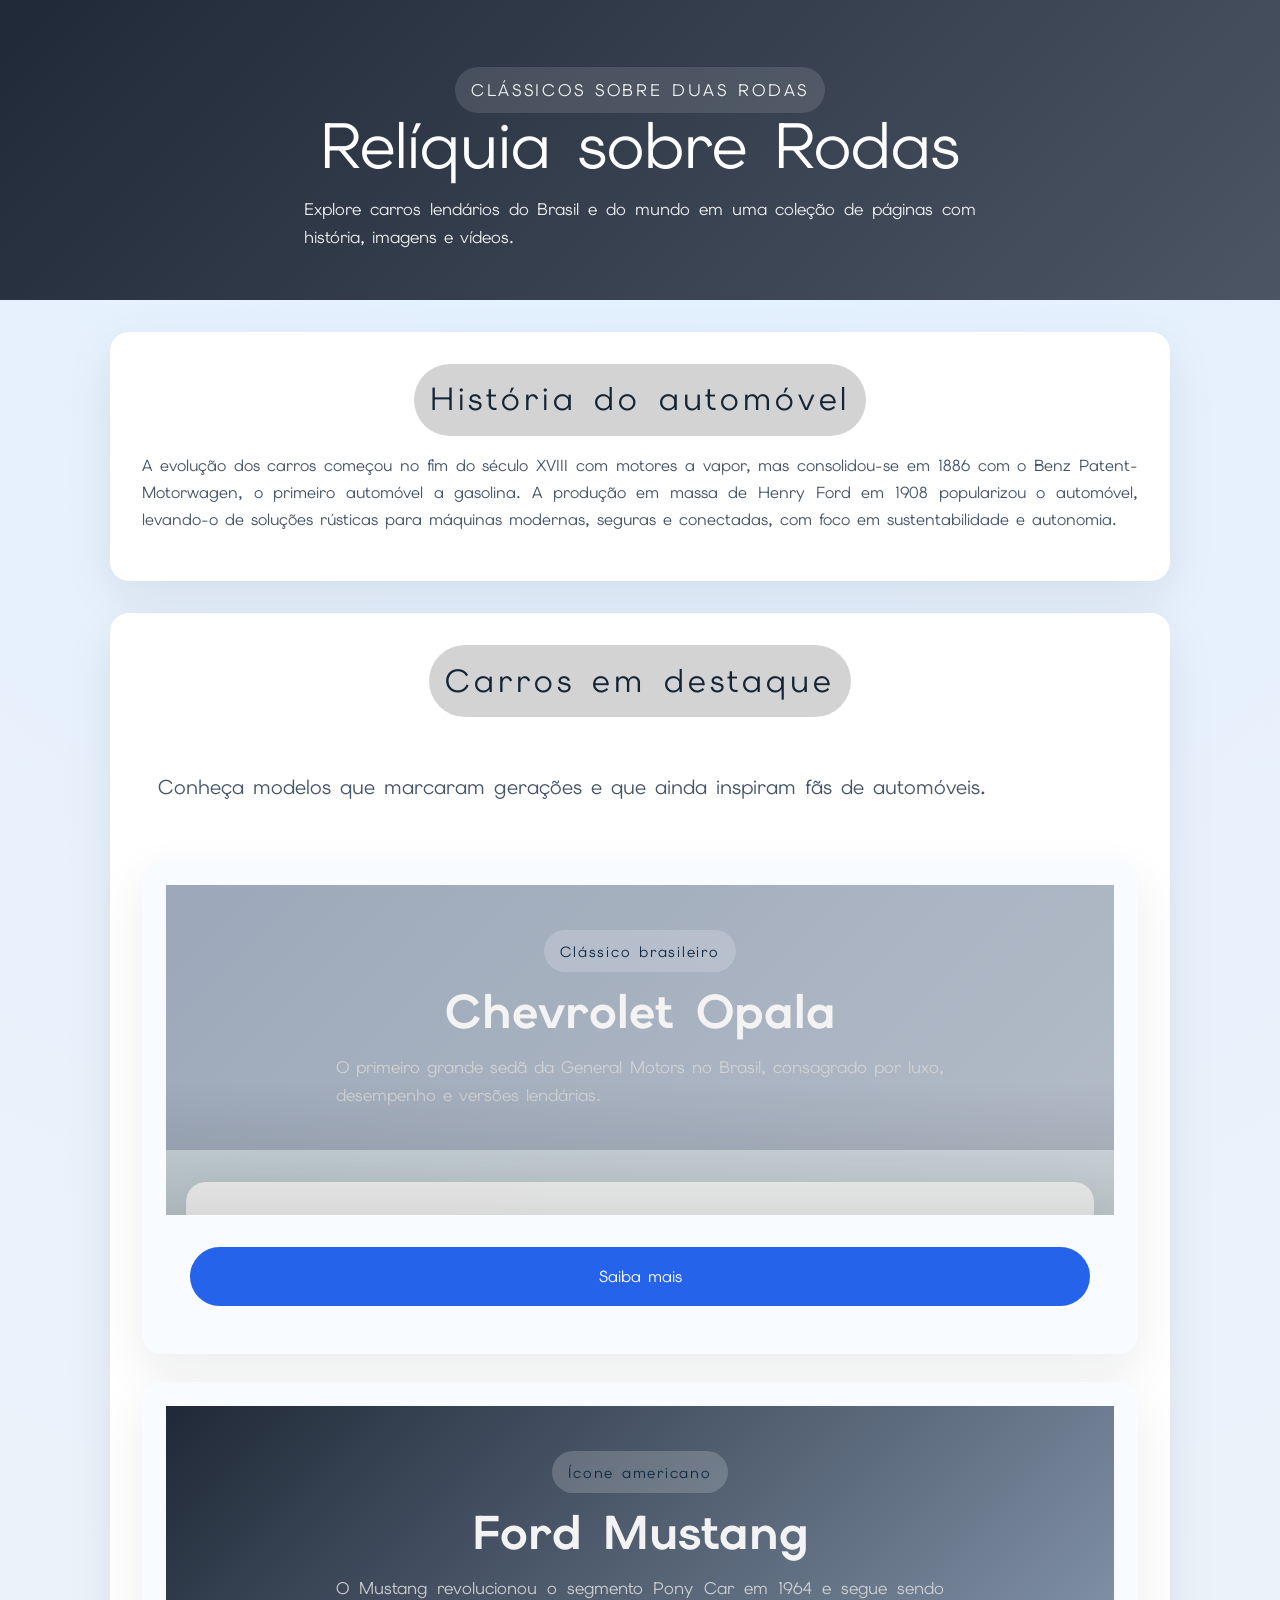
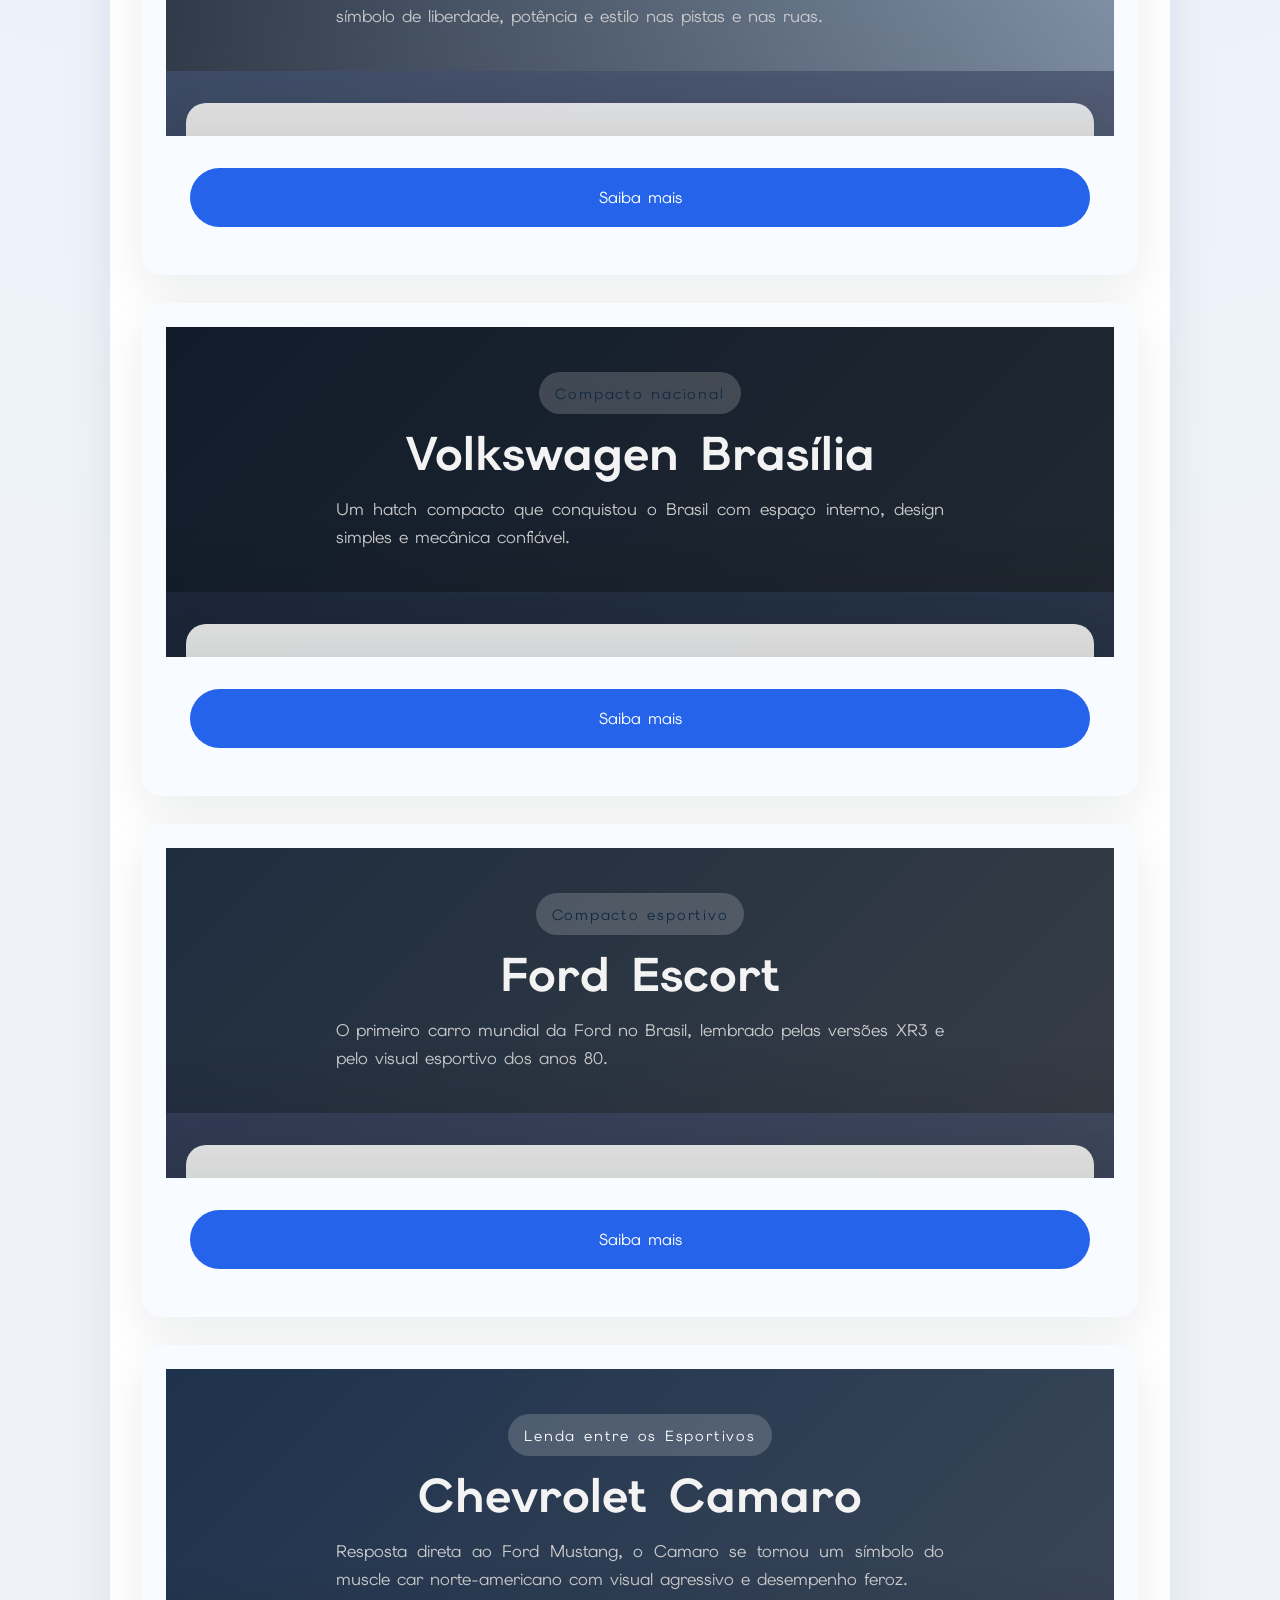
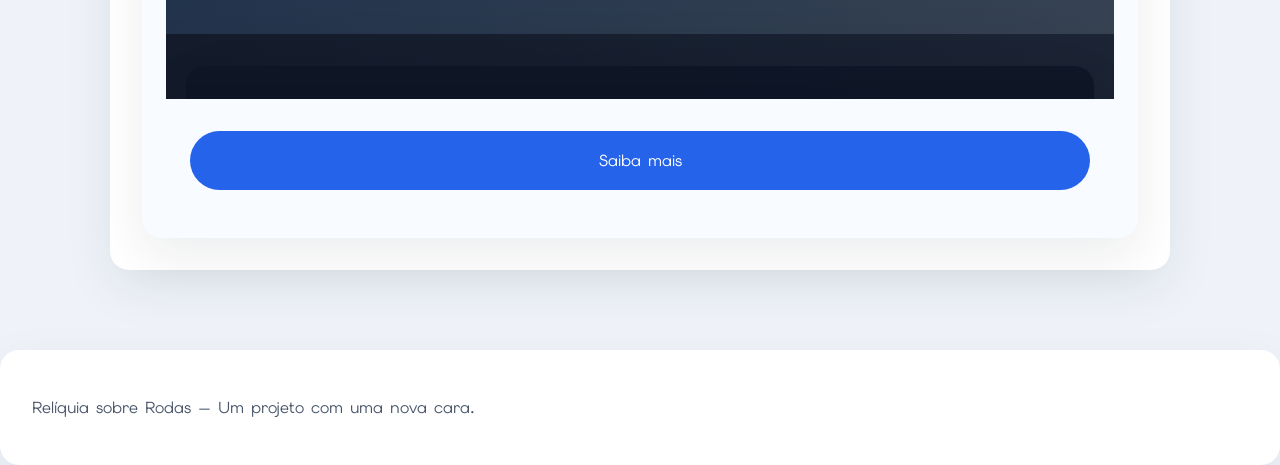
<file: index.html>
<!DOCTYPE html>
<html lang="pt-BR">
    <head>
        <meta charset="UTF-8">
        <meta name="viewport" content="width=device-width, initial-scale=1.0">
        <meta name="description" content="Relíquia sobre Rodas - carros clássicos, ícones automotivos e histórias de modelos como Opala, Mustang, Brasília, Escort e Camaro.">
        <title>Relíquia sobre Rodas</title>
        <link rel="preconnect" href="https://fonts.googleapis.com">
        <link rel="preconnect" href="https://fonts.gstatic.com" crossorigin>
        <link href="https://fonts.googleapis.com/css2?family=Castoro:ital@0;1&family=Elms+Sans:ital,wght@0,100..900;1,100..900&family=Nunito:ital,wght@0,200..1000;1,200..1000&family=Special+Elite&display=swap" rel="stylesheet">
        <link rel="stylesheet" href="./css/base.css">
        <link rel="stylesheet" href="./css/style.css">
    </head>
    <body class="special-elite-regular">
        <header class="page-header">
            <div class="hero">
                <p class="eyebrow">Clássicos sobre duas rodas</p>
                <h1>Relíquia sobre Rodas</h1>
                <p>Explore carros lendários do Brasil e do mundo em uma coleção de páginas com história, imagens e vídeos.</p>
            </div>
        </header>

        <main class="content-layout">
            <section class="intro" aria-labelledby="intro-title">
                <h2 id="intro-title">História do automóvel</h2>
                <p>A evolução dos carros começou no fim do século XVIII com motores a vapor, mas consolidou-se em 1886 com o Benz Patent-Motorwagen, o primeiro automóvel a gasolina. A produção em massa de Henry Ford em 1908 popularizou o automóvel, levando-o de soluções rústicas para máquinas modernas, seguras e conectadas, com foco em sustentabilidade e autonomia.</p>
            </section>

            <section class="cars-section" aria-labelledby="cars-title">
                <div class="section-header">
                    <h2 id="cars-title">Carros em destaque</h2>
                    <p class="descricao">Conheça modelos que marcaram gerações e que ainda inspiram fãs de automóveis.</p>
                </div>

                <div class="cars-grid">
                    <article class="car-card">
                        <figure>
                            <iframe src="opala.html" title="Prévia do Opala" loading="lazy"></iframe>
                            <figcaption>Chevrolet Opala</figcaption>
                        </figure>
                        <a class="button-link" href="opala.html">Saiba mais</a>
                    </article>

                    <article class="car-card">
                        <figure>
                            <iframe src="fordmustang.html" title="Prévia do Ford Mustang" loading="lazy"></iframe>
                            <figcaption>Ford Mustang</figcaption>
                        </figure>
                        <a class="button-link" href="fordmustang.html">Saiba mais</a>
                    </article>

                    <article class="car-card">
                        <figure>
                            <iframe src="brasilia.html" title="Prévia da Brasília" loading="lazy"></iframe>
                            <figcaption>Volkswagen Brasília</figcaption>
                        </figure>
                        <a class="button-link" href="brasilia.html">Saiba mais</a>
                    </article>

                    <article class="car-card">
                        <figure>
                            <iframe src="fordescort.html" title="Prévia do Ford Escort" loading="lazy"></iframe>
                            <figcaption>Ford Escort</figcaption>
                        </figure>
                        <a class="button-link" href="fordescort.html">Saiba mais</a>
                    </article>

                    <article class="car-card">
                        <figure>
                            <iframe src="camaro.html" title="Prévia do Camaro" loading="lazy"></iframe>
                            <figcaption>Chevrolet Camaro</figcaption>
                        </figure>
                        <a class="button-link" href="camaro.html">Saiba mais</a>
                    </article>
                </div>
            </section>
        </main>

        <footer class="page-footer">
            <p>Relíquia sobre Rodas — Um projeto com uma nova cara.</p>
        </footer>
    </body>
</html>
</file>
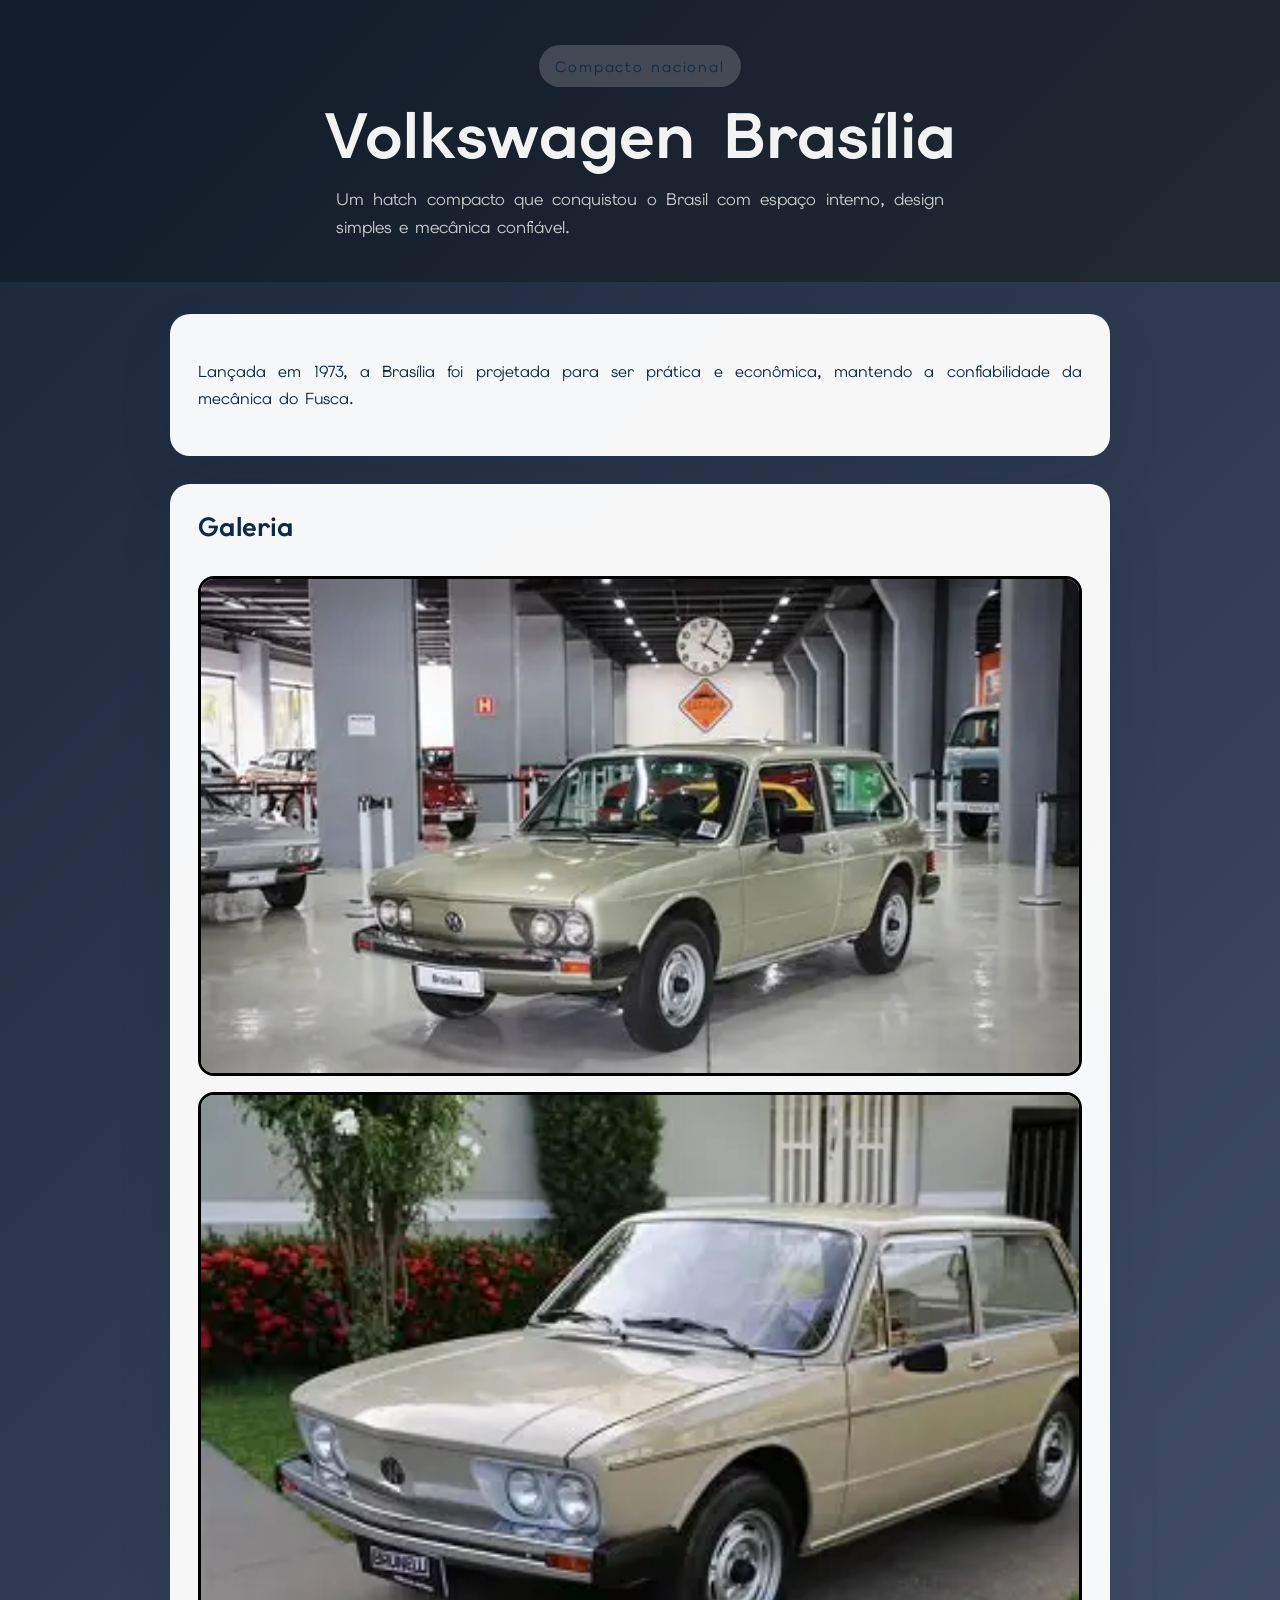
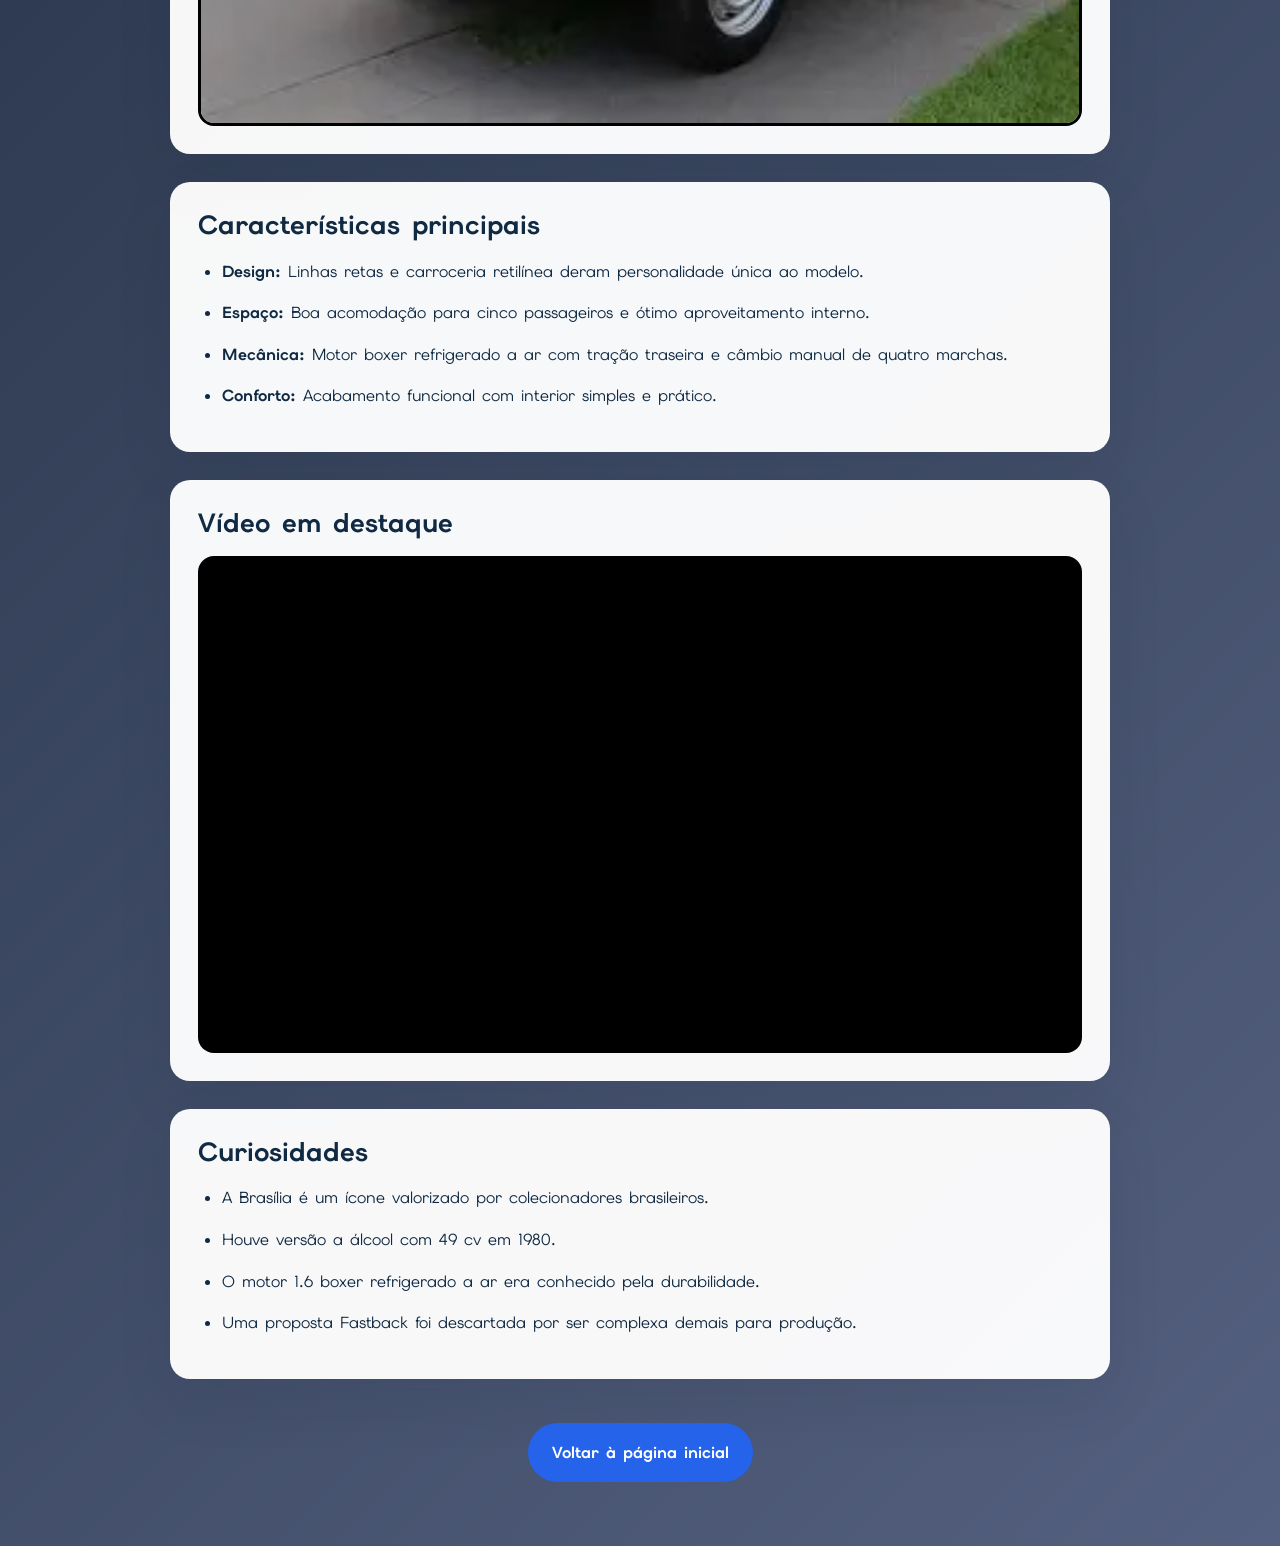
<file: brasilia.html>
﻿<!DOCTYPE html>
<html lang="pt-BR">
<head>
    <meta charset="UTF-8">
    <meta name="viewport" content="width=device-width, initial-scale=1.0">
    <meta name="description" content="Volkswagen Brasília: o hatch nacional que marcou o Brasil nos anos 70." />
    <title>Volkswagen Brasília | Relíquia sobre Rodas</title>
    <link rel="preconnect" href="https://fonts.googleapis.com">
    <link rel="preconnect" href="https://fonts.gstatic.com" crossorigin>
    <link href="https://fonts.googleapis.com/css2?family=Castoro:ital@0;1&family=Elms+Sans:ital,wght@0,100..900;1,100..900&family=Nunito:ital,wght@0,200..1000;1,200..1000&family=Special+Elite&display=swap" rel="stylesheet">
    <link rel="stylesheet" href="./css/base.css">
    <link rel="stylesheet" href="./css/car.css">
</head>
<body class="car-page page-brasilia">
    <header class="page-header">
        <div class="hero">
            <span class="tag">Compacto nacional</span>
            <h1>Volkswagen Brasília</h1>
            <p>Um hatch compacto que conquistou o Brasil com espaço interno, design simples e mecânica confiável.</p>
        </div>
    </header>

    <main class="content">
        <section class="car-intro">
            <p>Lançada em 1973, a Brasília foi projetada para ser prática e econômica, mantendo a confiabilidade da mecânica do Fusca.</p>
        </section>

        <section class="car-gallery">
            <h2 class="section-title">Galeria</h2>
            <img src="./img/Brasili.webp" alt="Volkswagen Brasília amarela" loading="lazy">
            <img src="./img/Brasili2.webp" alt="Volkswagen Brasília clássica" loading="lazy">
        </section>

        <section class="car-highlights">
            <h2 class="section-title">Características principais</h2>
            <ul>
                <li><strong>Design:</strong> Linhas retas e carroceria retilínea deram personalidade única ao modelo.</li>
                <li><strong>Espaço:</strong> Boa acomodação para cinco passageiros e ótimo aproveitamento interno.</li>
                <li><strong>Mecânica:</strong> Motor boxer refrigerado a ar com tração traseira e câmbio manual de quatro marchas.</li>
                <li><strong>Conforto:</strong> Acabamento funcional com interior simples e prático.</li>
            </ul>
        </section>

        <section class="car-video">
            <h2 class="section-title">Vídeo em destaque</h2>
            <div class="video-wrapper">
                <iframe src="https://www.youtube.com/embed/5K11Lgms6P0?si=8mxngop7KlOkIgI-" title="Vídeo da Volkswagen Brasília" frameborder="0" allow="accelerometer; autoplay; clipboard-write; encrypted-media; gyroscope; picture-in-picture; web-share" referrerpolicy="strict-origin-when-cross-origin" allowfullscreen loading="lazy"></iframe>
            </div>
        </section>

        <section class="car-facts">
            <h2 class="section-title">Curiosidades</h2>
            <ul>
                <li>A Brasília é um ícone valorizado por colecionadores brasileiros.</li>
                <li>Houve versão a álcool com 49 cv em 1980.</li>
                <li>O motor 1.6 boxer refrigerado a ar era conhecido pela durabilidade.</li>
                <li>Uma proposta Fastback foi descartada por ser complexa demais para produção.</li>
            </ul>
        </section>

        <div class="actions">
            <a class="button-link" href="index.html">Voltar à página inicial</a>
        </div>
    </main>
</body>
</html>
</file>
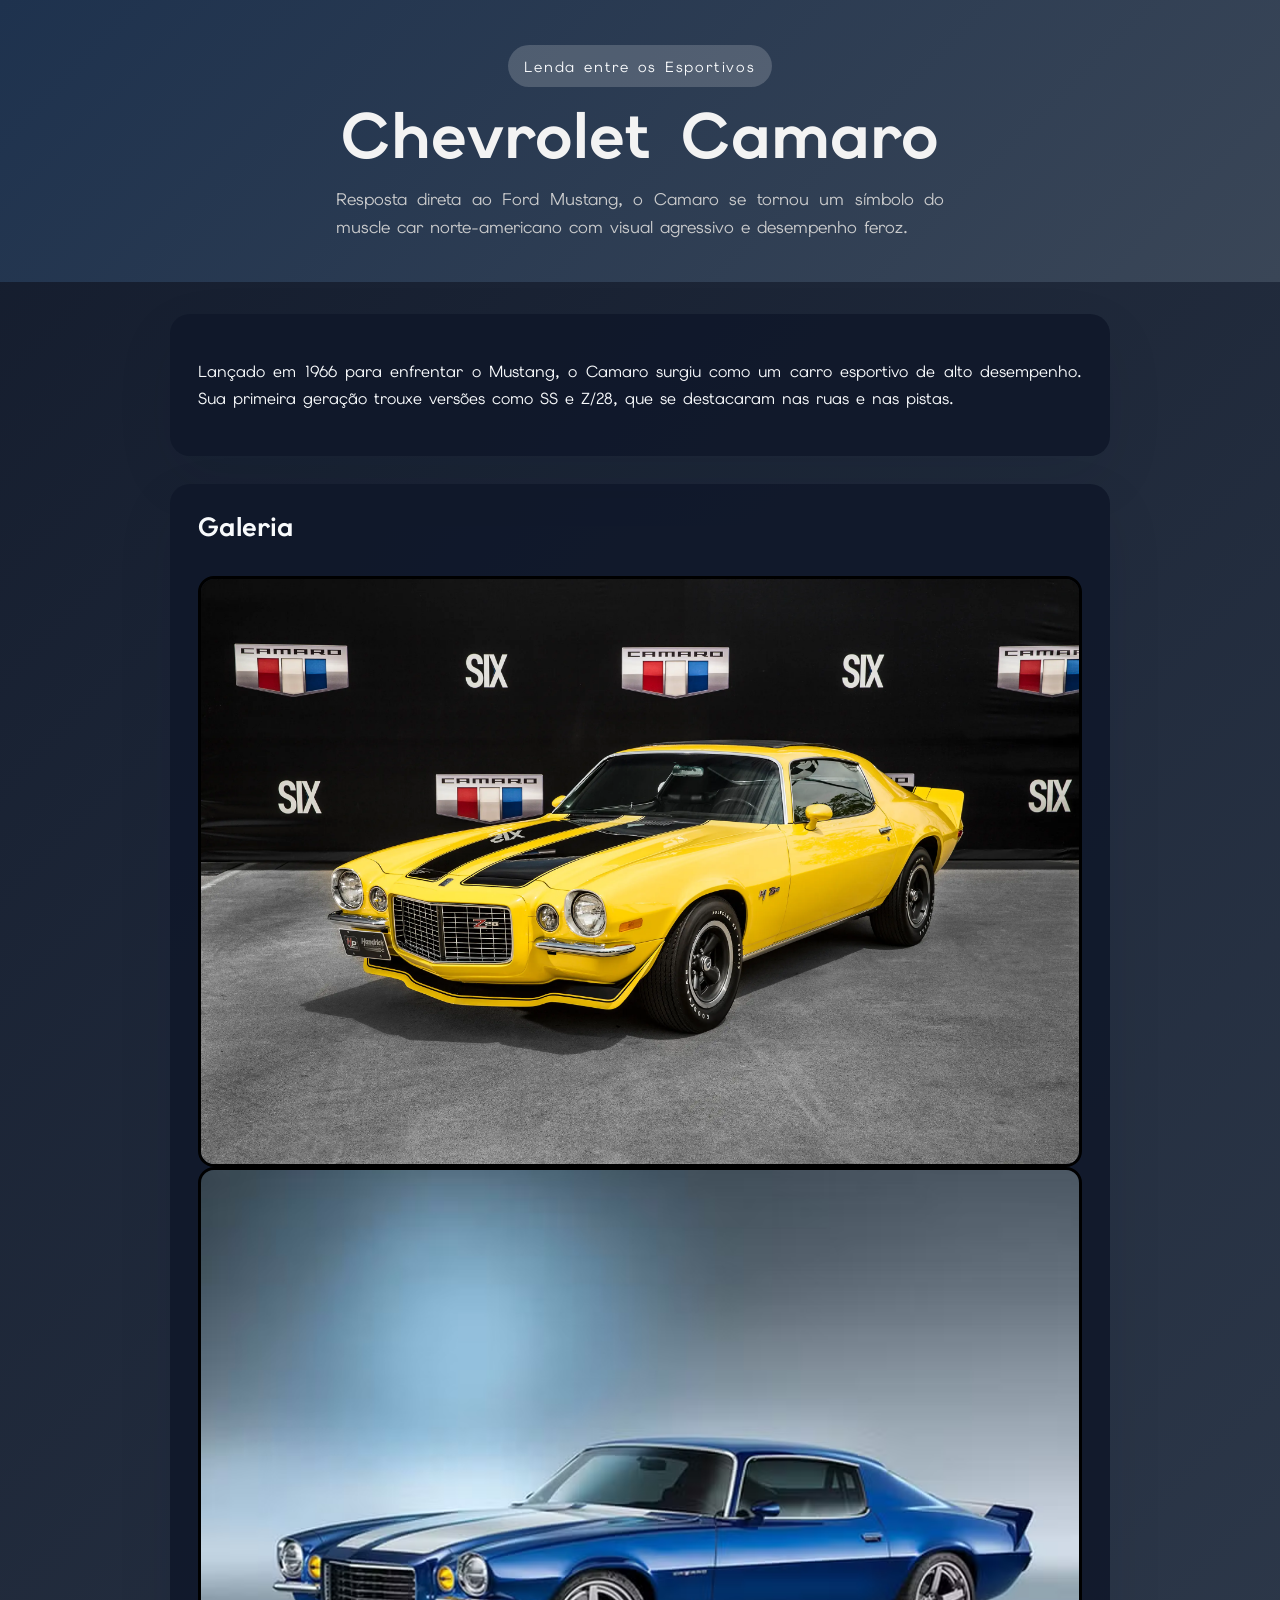
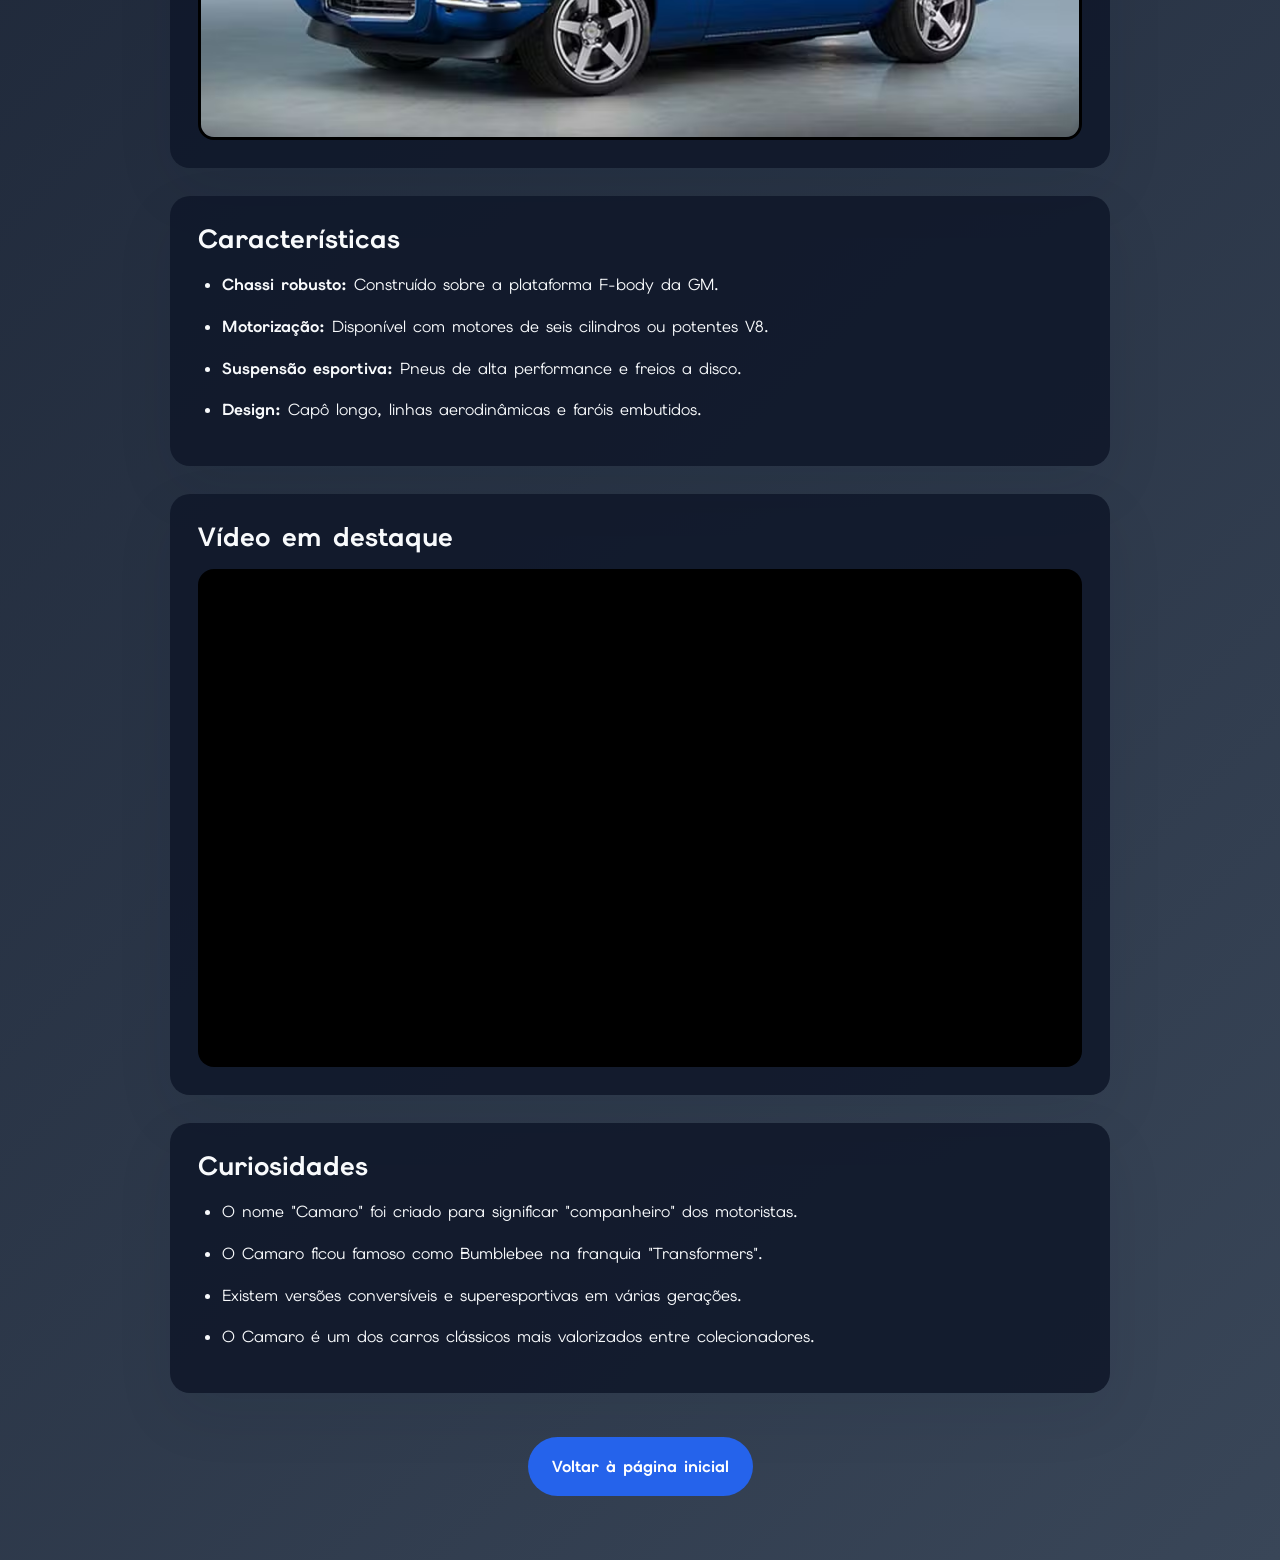
<file: camaro.html>
<!DOCTYPE html>
<html lang="pt-BR">
<head>
    <meta charset="UTF-8">
    <meta name="viewport" content="width=device-width, initial-scale=1.0">
    <title>Camaro | Relíquia sobre Rodas</title>
    <link rel="preconnect" href="https://fonts.googleapis.com">
    <link rel="preconnect" href="https://fonts.gstatic.com" crossorigin>
    <link href="https://fonts.googleapis.com/css2?family=Castoro:ital@0;1&family=Elms+Sans:ital,wght@0,100..900;1,100..900&family=Nunito:ital,wght@0,200..1000;1,200..1000&family=Special+Elite&display=swap" rel="stylesheet">
    <link rel="stylesheet" href="./css/base.css">
    <link rel="stylesheet" href="./css/car.css">
</head>
<body class="car-page page-camaro">
    <header class="page-header">
        <div class="hero">
            <span class="tag">Lenda entre os Esportivos</span>
            <h1>Chevrolet Camaro</h1>
            <p>Resposta direta ao Ford Mustang, o Camaro se tornou um símbolo do muscle car norte-americano com visual agressivo e desempenho feroz.</p>
        </div>
    </header>

    <main class="content">
        <section class="car-intro">
            <p>Lançado em 1966 para enfrentar o Mustang, o Camaro surgiu como um carro esportivo de alto desempenho. Sua primeira geração trouxe versões como SS e Z/28, que se destacaram nas ruas e nas pistas.</p>
        </section>

        <section class="car-gallery">
            <h2 class="section-title">Galeria</h2>
            <div class="image-grid">
                <img src="./img/camaroamarelo.webp" alt="Camaro amarelo clássico" loading="lazy">
                <img src="./img/camaroazul.avif" alt="Camaro azul antigo" loading="lazy">
            </div>
        </section>

        <section class="car-highlights">
            <h2 class="section-title">Características</h2>
            <ul>
                <li><strong>Chassi robusto:</strong> Construído sobre a plataforma F-body da GM.</li>
                <li><strong>Motorização:</strong> Disponível com motores de seis cilindros ou potentes V8.</li>
                <li><strong>Suspensão esportiva:</strong> Pneus de alta performance e freios a disco.</li>
                <li><strong>Design:</strong> Capô longo, linhas aerodinâmicas e faróis embutidos.</li>
            </ul>
        </section>

        <section class="car-video">
            <h2 class="section-title">Vídeo em destaque</h2>
            <div class="video-wrapper">
                <iframe src="https://www.youtube.com/embed/2F0R4OMUrEE?si=VaxW3tiNkzpRwx4y" title="Vídeo do Chevrolet Camaro" frameborder="0" allow="accelerometer; autoplay; clipboard-write; encrypted-media; gyroscope; picture-in-picture; web-share" referrerpolicy="strict-origin-when-cross-origin" allowfullscreen loading="lazy"></iframe>
            </div>
        </section>

        <section class="car-facts">
            <h2 class="section-title">Curiosidades</h2>
            <ul>
                <li>O nome "Camaro" foi criado para significar "companheiro" dos motoristas.</li>
                <li>O Camaro ficou famoso como Bumblebee na franquia "Transformers".</li>
                <li>Existem versões conversíveis e superesportivas em várias gerações.</li>
                <li>O Camaro é um dos carros clássicos mais valorizados entre colecionadores.</li>
            </ul>
        </section>

        <div class="actions">
            <a class="button-link" href="index.html">Voltar à página inicial</a>
        </div>
    </main>
</body>
</html>
</file>
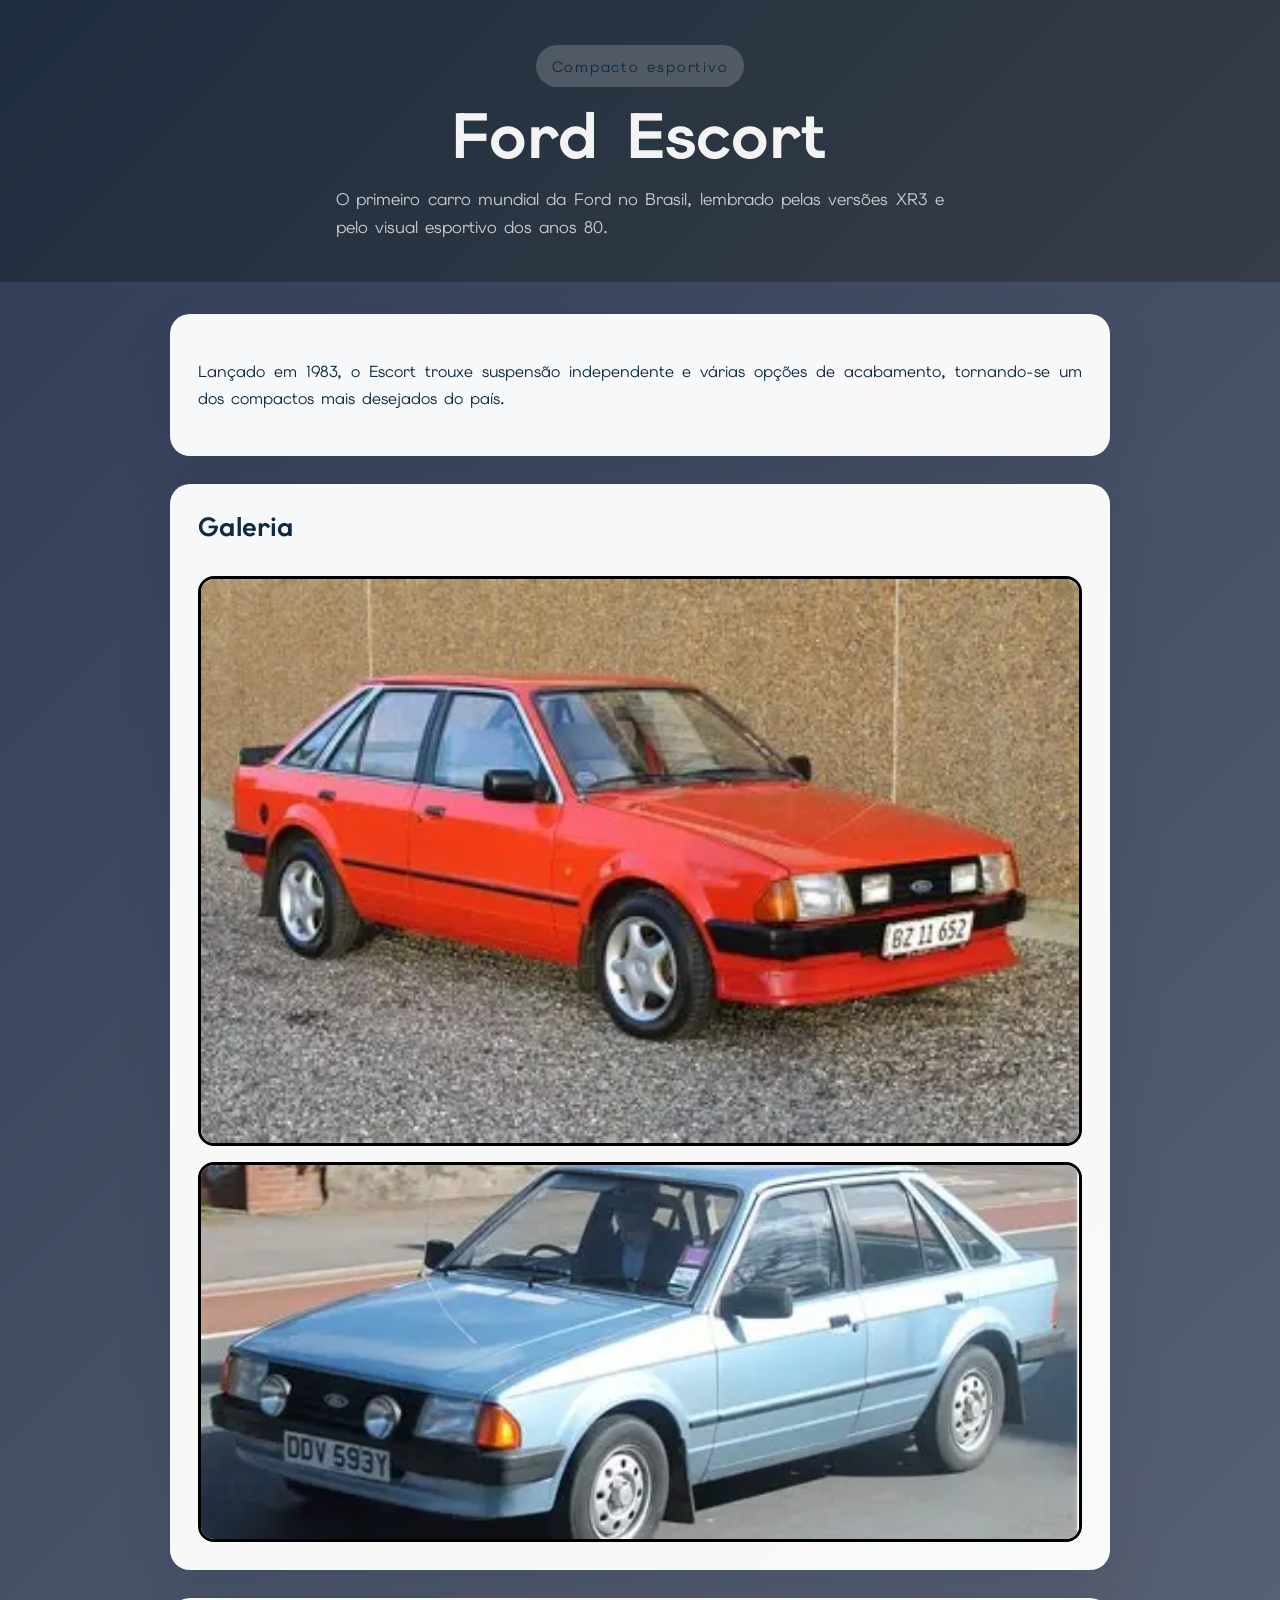
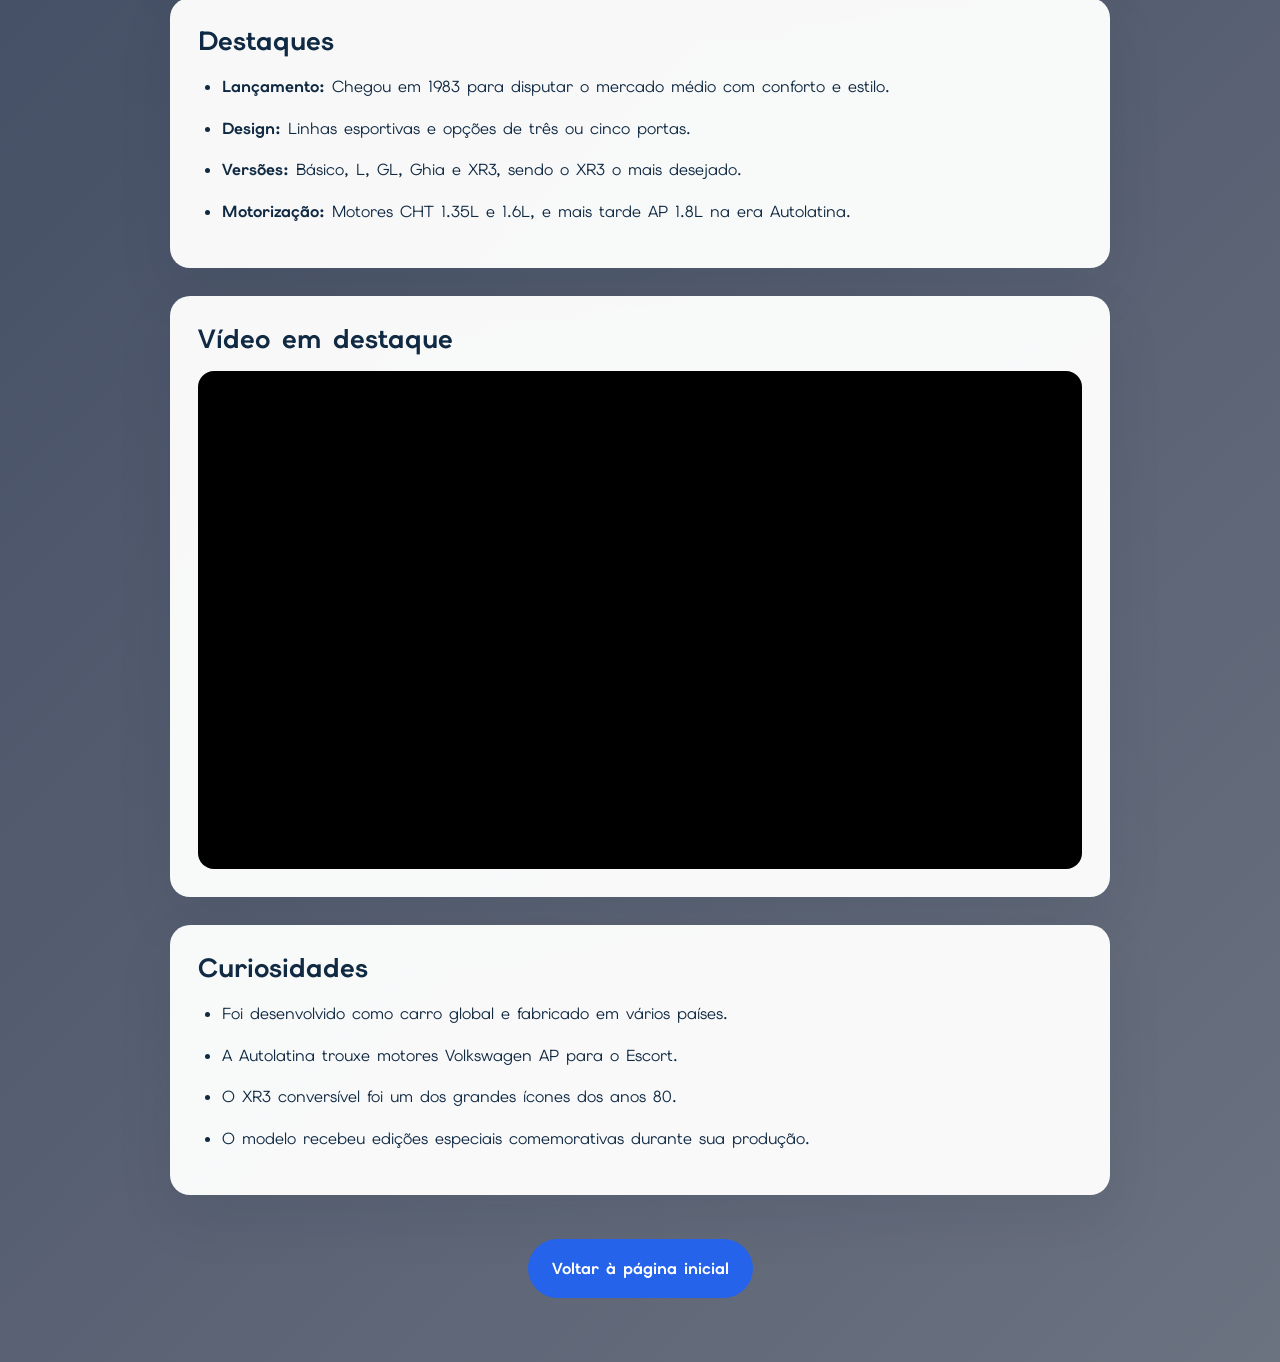
<file: fordescort.html>
﻿<!DOCTYPE html>
<html lang="pt-BR">
<head>
    <meta charset="UTF-8">
    <meta name="viewport" content="width=device-width, initial-scale=1.0">
    <meta name="description" content="Ford Escort: história, imagens e vídeo do compacto esportivo brasileiro." />
    <title>Ford Escort | Relíquia sobre Rodas</title>
    <link rel="preconnect" href="https://fonts.googleapis.com">
    <link rel="preconnect" href="https://fonts.gstatic.com" crossorigin>
    <link href="https://fonts.googleapis.com/css2?family=Castoro:ital@0;1&family=Elms+Sans:ital,wght@0,100..900;1,100..900&family=Nunito:ital,wght@0,200..1000;1,200..1000&family=Special+Elite&display=swap" rel="stylesheet">
    <link rel="stylesheet" href="./css/base.css">
    <link rel="stylesheet" href="./css/car.css">
</head>
<body class="car-page page-fordescort">
    <header class="page-header">
        <div class="hero">
            <span class="tag">Compacto esportivo</span>
            <h1>Ford Escort</h1>
            <p>O primeiro carro mundial da Ford no Brasil, lembrado pelas versões XR3 e pelo visual esportivo dos anos 80.</p>
        </div>
    </header>

    <main class="content">
        <section class="car-intro">
            <p>Lançado em 1983, o Escort trouxe suspensão independente e várias opções de acabamento, tornando-se um dos compactos mais desejados do país.</p>
        </section>

        <section class="car-gallery">
            <h2 class="section-title">Galeria</h2>
            <img src="./img/fordescort.webp" alt="Ford Escort clássico" loading="lazy">
            <img src="./img/Fordescort2.webp" alt="Ford Escort XR3" loading="lazy">
        </section>

        <section class="car-highlights">
            <h2 class="section-title">Destaques</h2>
            <ul>
                <li><strong>Lançamento:</strong> Chegou em 1983 para disputar o mercado médio com conforto e estilo.</li>
                <li><strong>Design:</strong> Linhas esportivas e opções de três ou cinco portas.</li>
                <li><strong>Versões:</strong> Básico, L, GL, Ghia e XR3, sendo o XR3 o mais desejado.</li>
                <li><strong>Motorização:</strong> Motores CHT 1.35L e 1.6L, e mais tarde AP 1.8L na era Autolatina.</li>
            </ul>
        </section>

        <section class="car-video">
            <h2 class="section-title">Vídeo em destaque</h2>
            <div class="video-wrapper">
                <iframe src="https://www.youtube.com/embed/JCQNhBpZomo?si=ad4rsZT8ICf4igun" title="Vídeo do Ford Escort" frameborder="0" allow="accelerometer; autoplay; clipboard-write; encrypted-media; gyroscope; picture-in-picture; web-share" referrerpolicy="strict-origin-when-cross-origin" allowfullscreen loading="lazy"></iframe>
            </div>
        </section>

        <section class="car-facts">
            <h2 class="section-title">Curiosidades</h2>
            <ul>
                <li>Foi desenvolvido como carro global e fabricado em vários países.</li>
                <li>A Autolatina trouxe motores Volkswagen AP para o Escort.</li>
                <li>O XR3 conversível foi um dos grandes ícones dos anos 80.</li>
                <li>O modelo recebeu edições especiais comemorativas durante sua produção.</li>
            </ul>
        </section>

        <div class="actions">
            <a class="button-link" href="index.html">Voltar à página inicial</a>
        </div>
    </main>
</body>
</html>
</file>
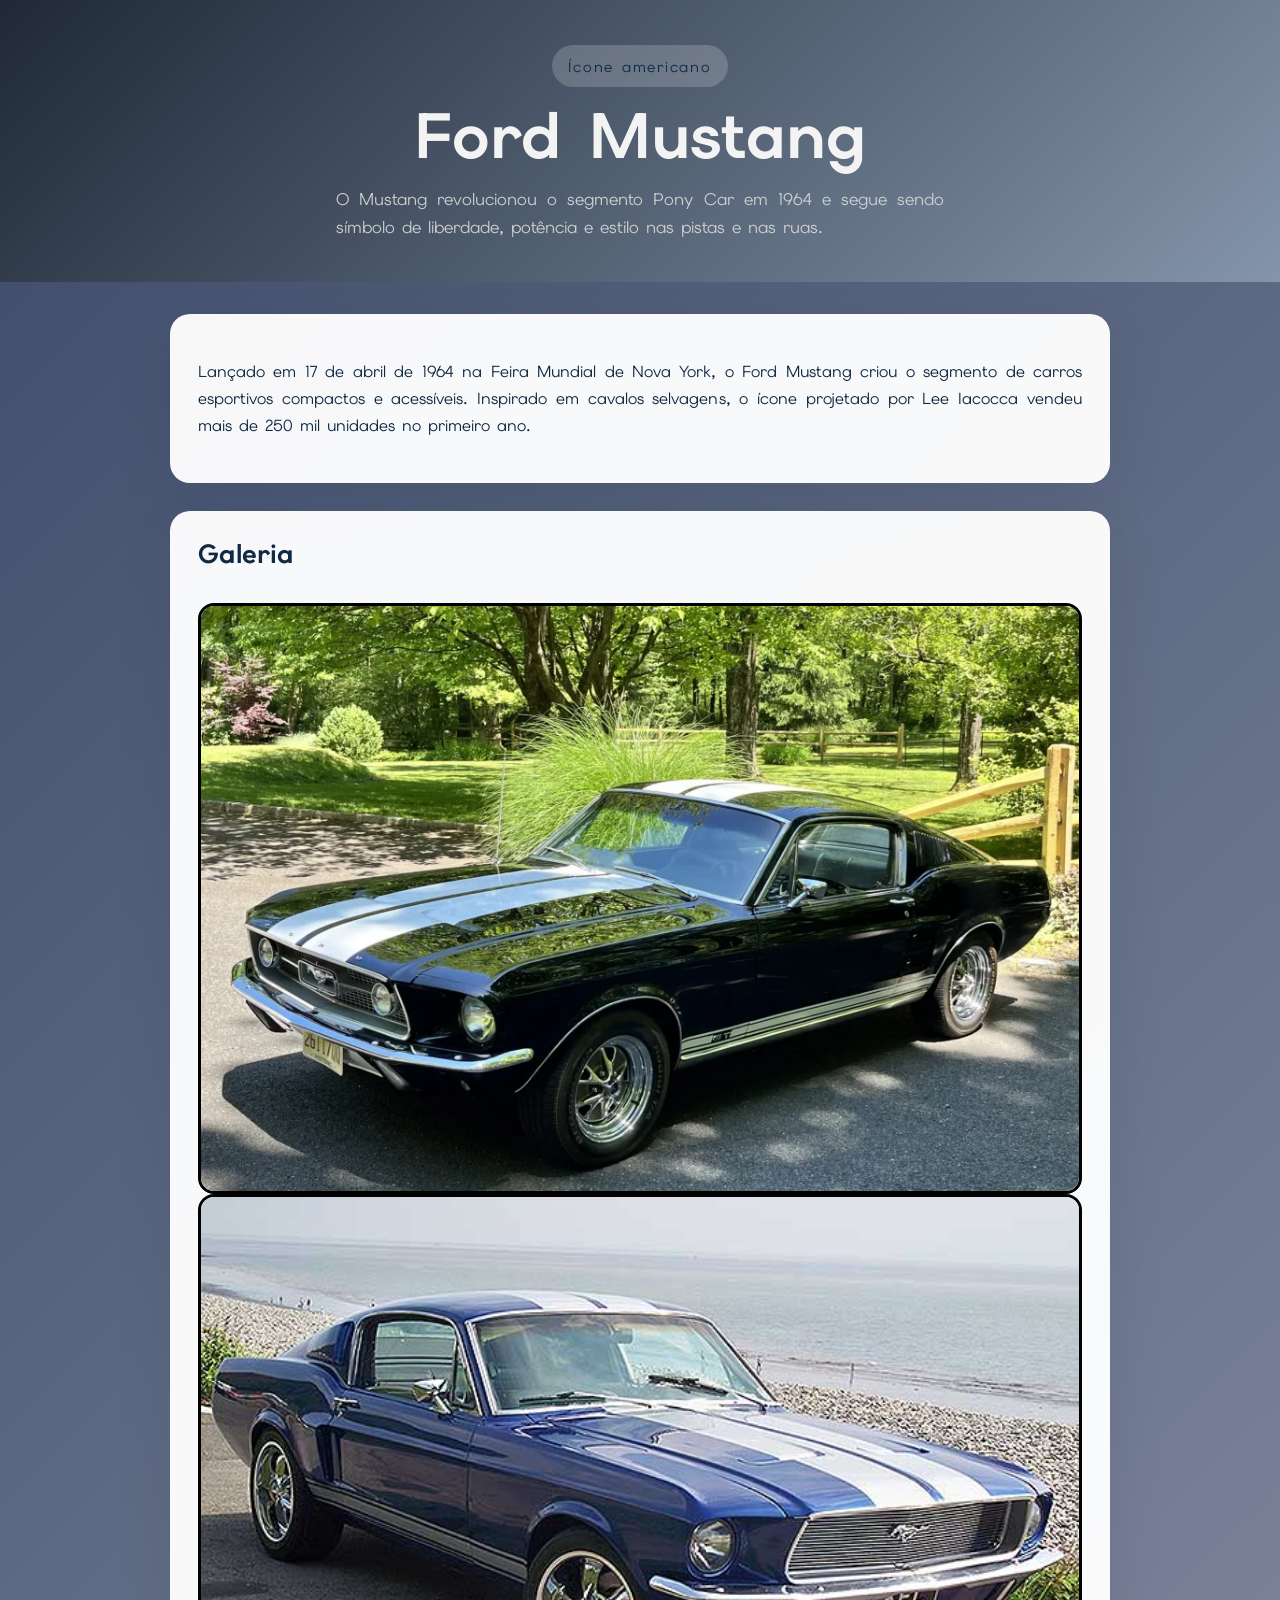
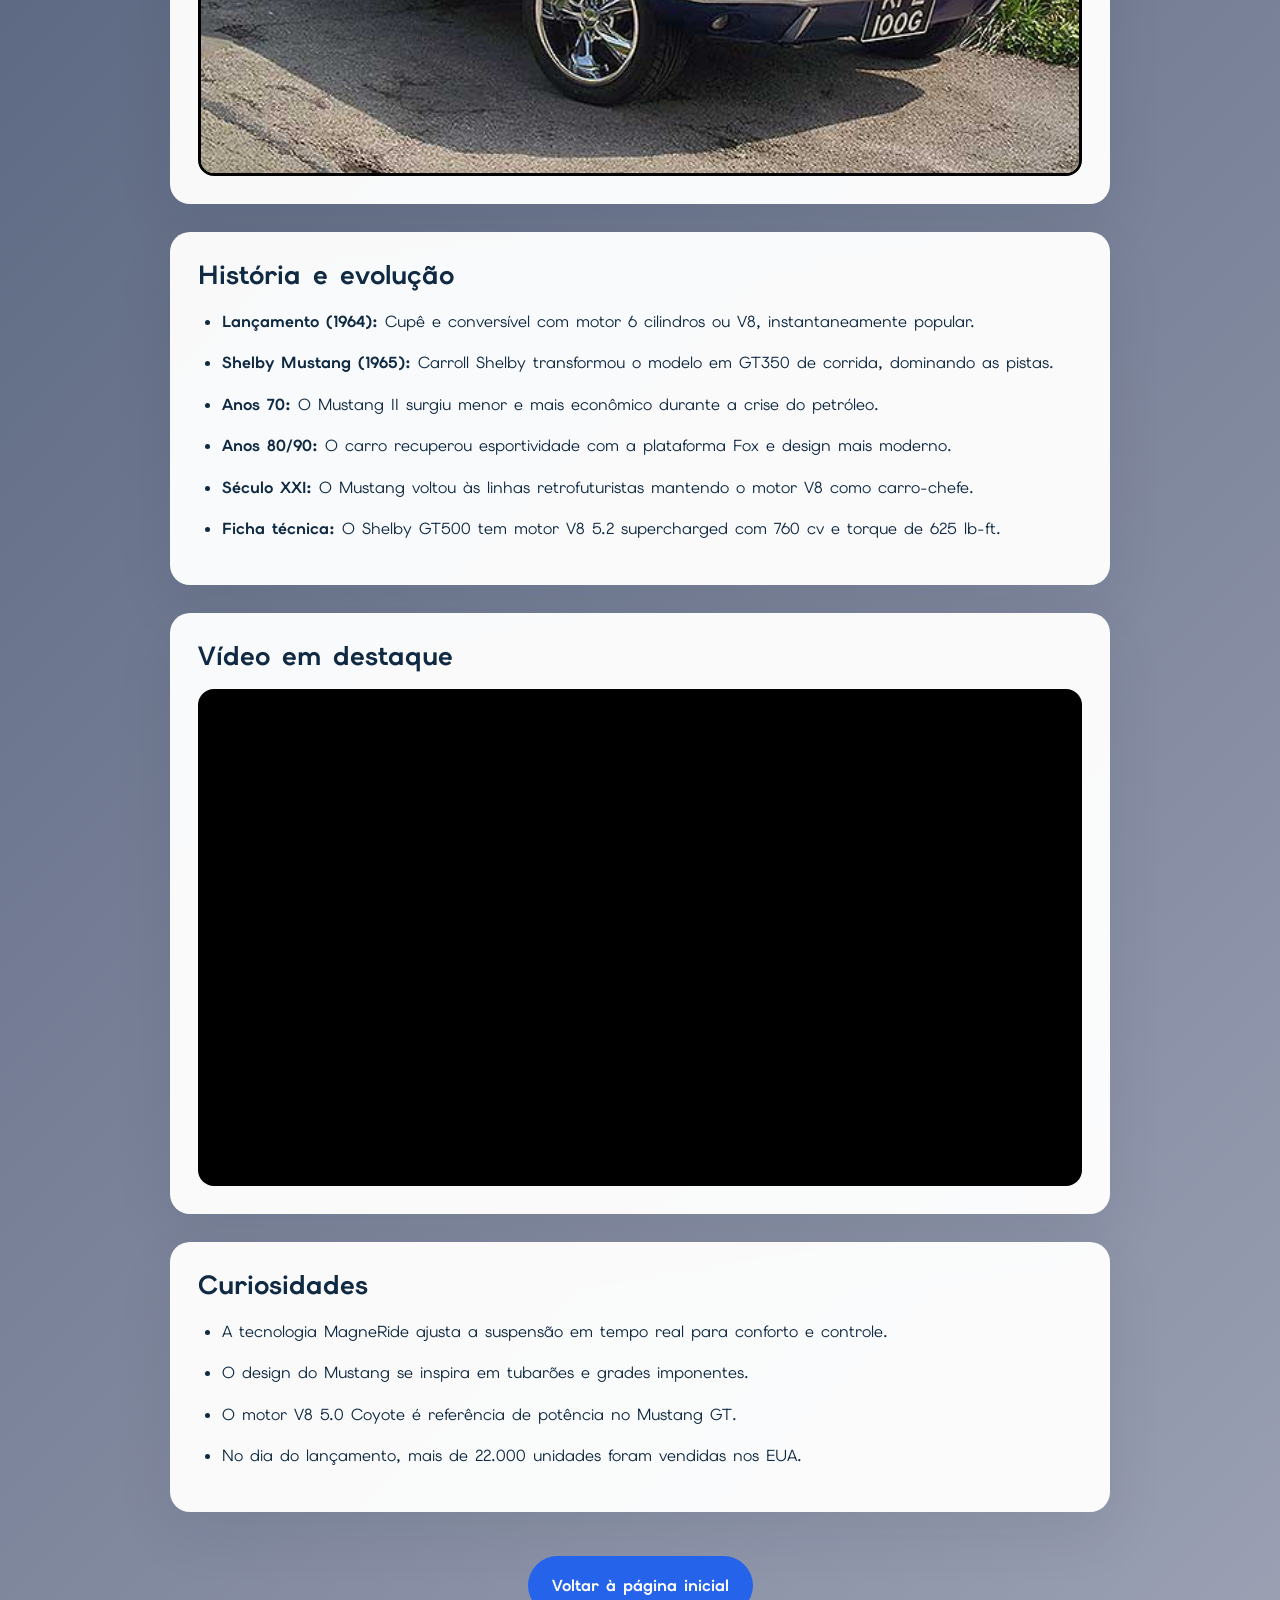
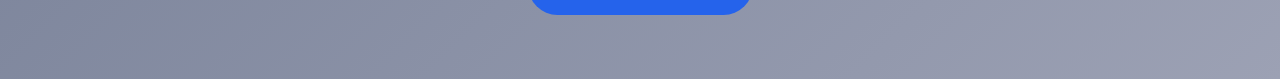
<file: fordmustang.html>
<!DOCTYPE html>
<html lang="pt-BR">
<head>
    <meta charset="UTF-8">
    <meta name="viewport" content="width=device-width, initial-scale=1.0">
    <title>Ford Mustang | Relíquia sobre Rodas</title>
    <link rel="preconnect" href="https://fonts.googleapis.com">
    <link rel="preconnect" href="https://fonts.gstatic.com" crossorigin>
    <link href="https://fonts.googleapis.com/css2?family=Castoro:ital@0;1&family=Elms+Sans:ital,wght@0,100..900;1,100..900&family=Nunito:ital,wght@0,200..1000;1,200..1000&family=Special+Elite&display=swap" rel="stylesheet">
    <link rel="stylesheet" href="./css/base.css">
    <link rel="stylesheet" href="./css/car.css">
</head>
<body class="car-page page-mustang">
    <header class="page-header">
        <div class="hero">
            <span class="tag">Ícone americano</span>
            <h1>Ford Mustang</h1>
            <p>O Mustang revolucionou o segmento Pony Car em 1964 e segue sendo símbolo de liberdade, potência e estilo nas pistas e nas ruas.</p>
        </div>
    </header>

    <main class="content">
        <section class="car-intro">
            <p>Lançado em 17 de abril de 1964 na Feira Mundial de Nova York, o Ford Mustang criou o segmento de carros esportivos compactos e acessíveis. Inspirado em cavalos selvagens, o ícone projetado por Lee Iacocca vendeu mais de 250 mil unidades no primeiro ano.</p>
        </section>

        <section class="car-gallery">
            <h2 class="section-title">Galeria</h2>
            <div class="image-grid">
                <img src="./img/mustang1.webp" alt="Ford Mustang clássico amarelo" loading="lazy">
                <img src="./img/mustang2.jpg" alt="Mustang em estrada" loading="lazy">
            </div>
        </section>

        <section class="car-highlights">
            <h2 class="section-title">História e evolução</h2>
            <ul>
                <li><strong>Lançamento (1964):</strong> Cupê e conversível com motor 6 cilindros ou V8, instantaneamente popular.</li>
                <li><strong>Shelby Mustang (1965):</strong> Carroll Shelby transformou o modelo em GT350 de corrida, dominando as pistas.</li>
                <li><strong>Anos 70:</strong> O Mustang II surgiu menor e mais econômico durante a crise do petróleo.</li>
                <li><strong>Anos 80/90:</strong> O carro recuperou esportividade com a plataforma Fox e design mais moderno.</li>
                <li><strong>Século XXI:</strong> O Mustang voltou às linhas retrofuturistas mantendo o motor V8 como carro-chefe.</li>
                <li><strong>Ficha técnica:</strong> O Shelby GT500 tem motor V8 5.2 supercharged com 760 cv e torque de 625 lb-ft.</li>
            </ul>
        </section>

        <section class="car-video">
            <h2 class="section-title">Vídeo em destaque</h2>
            <div class="video-wrapper">
                <iframe src="https://www.youtube.com/embed/o1JMAVjbiHw?si=AYHPfebF-mRVgj0n" title="Vídeo do Ford Mustang" frameborder="0" allow="accelerometer; autoplay; clipboard-write; encrypted-media; gyroscope; picture-in-picture; web-share" referrerpolicy="strict-origin-when-cross-origin" allowfullscreen loading="lazy"></iframe>
            </div>
        </section>

        <section class="car-facts">
            <h2 class="section-title">Curiosidades</h2>
            <ul>
                <li>A tecnologia MagneRide ajusta a suspensão em tempo real para conforto e controle.</li>
                <li>O design do Mustang se inspira em tubarões e grades imponentes.</li>
                <li>O motor V8 5.0 Coyote é referência de potência no Mustang GT.</li>
                <li>No dia do lançamento, mais de 22.000 unidades foram vendidas nos EUA.</li>
            </ul>
        </section>

        <div class="actions">
            <a class="button-link" href="index.html">Voltar à página inicial</a>
        </div>
    </main>
</body>
</html>
</file>
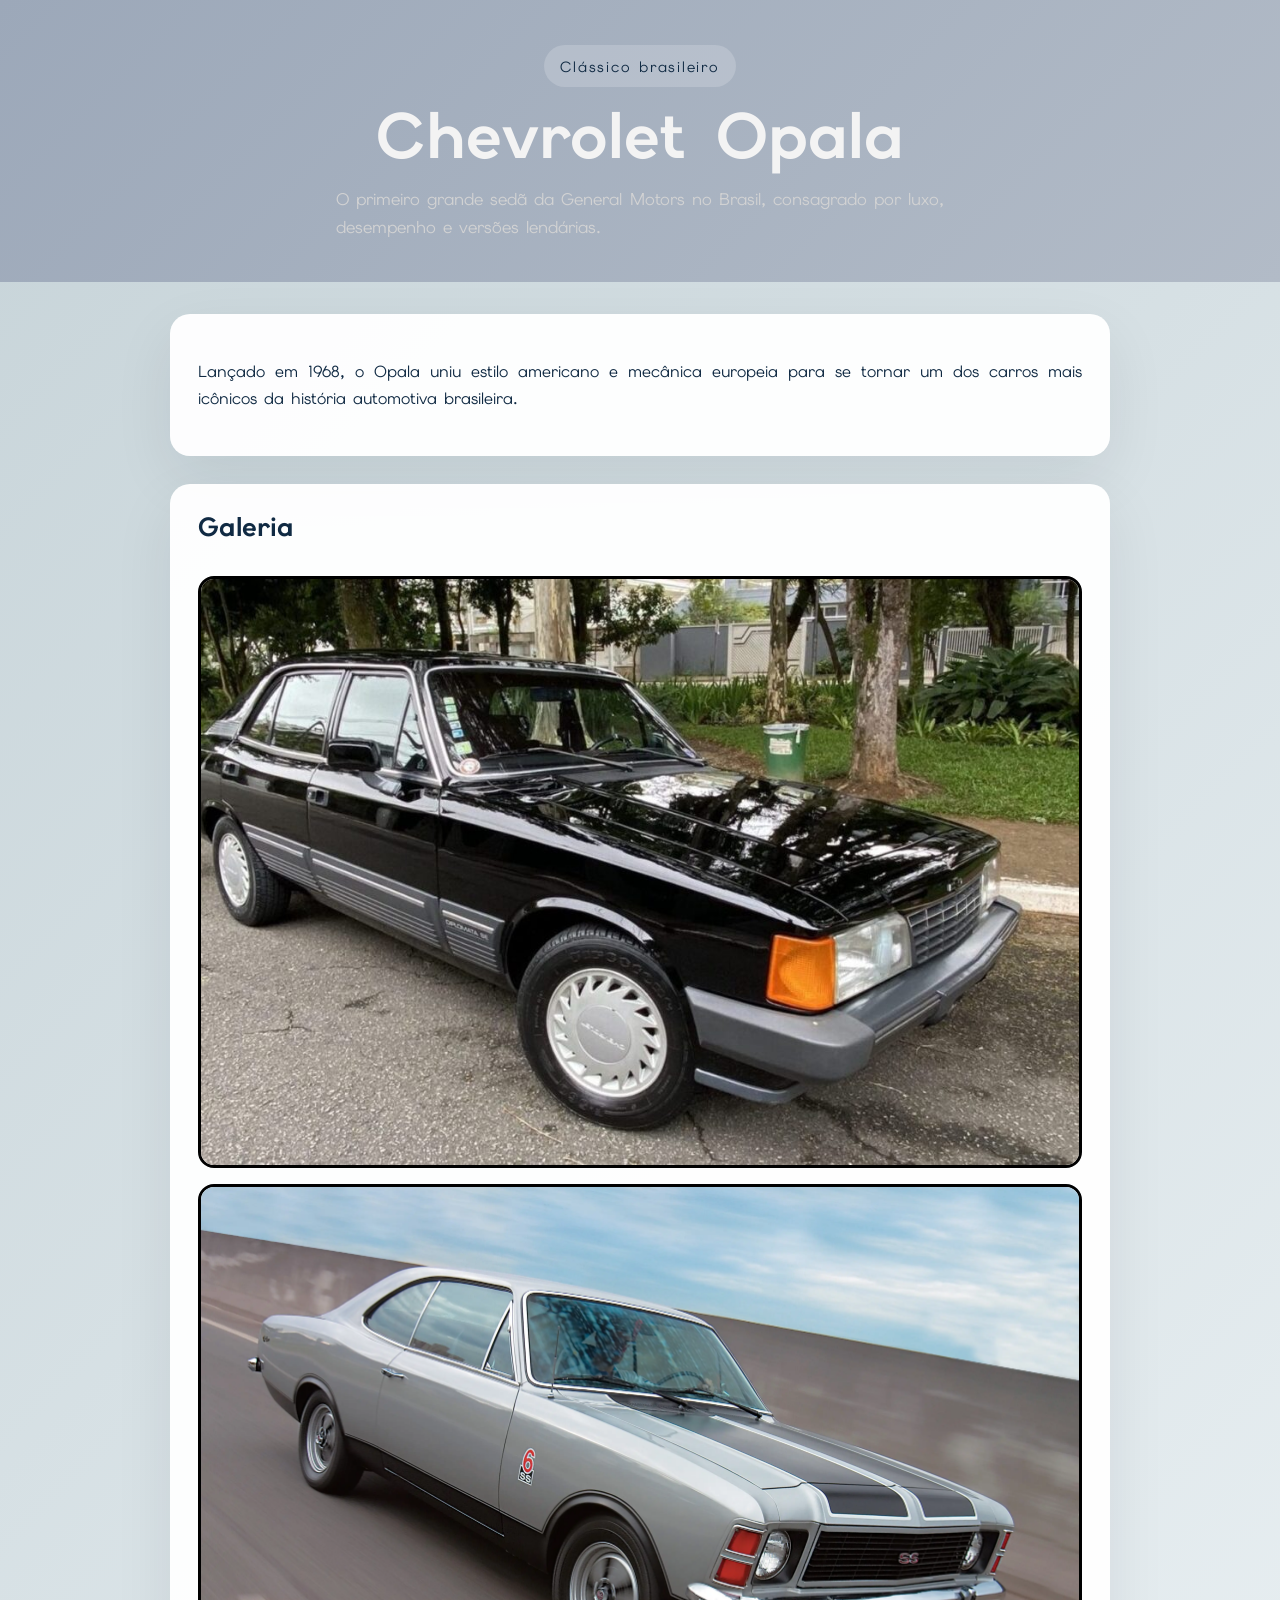
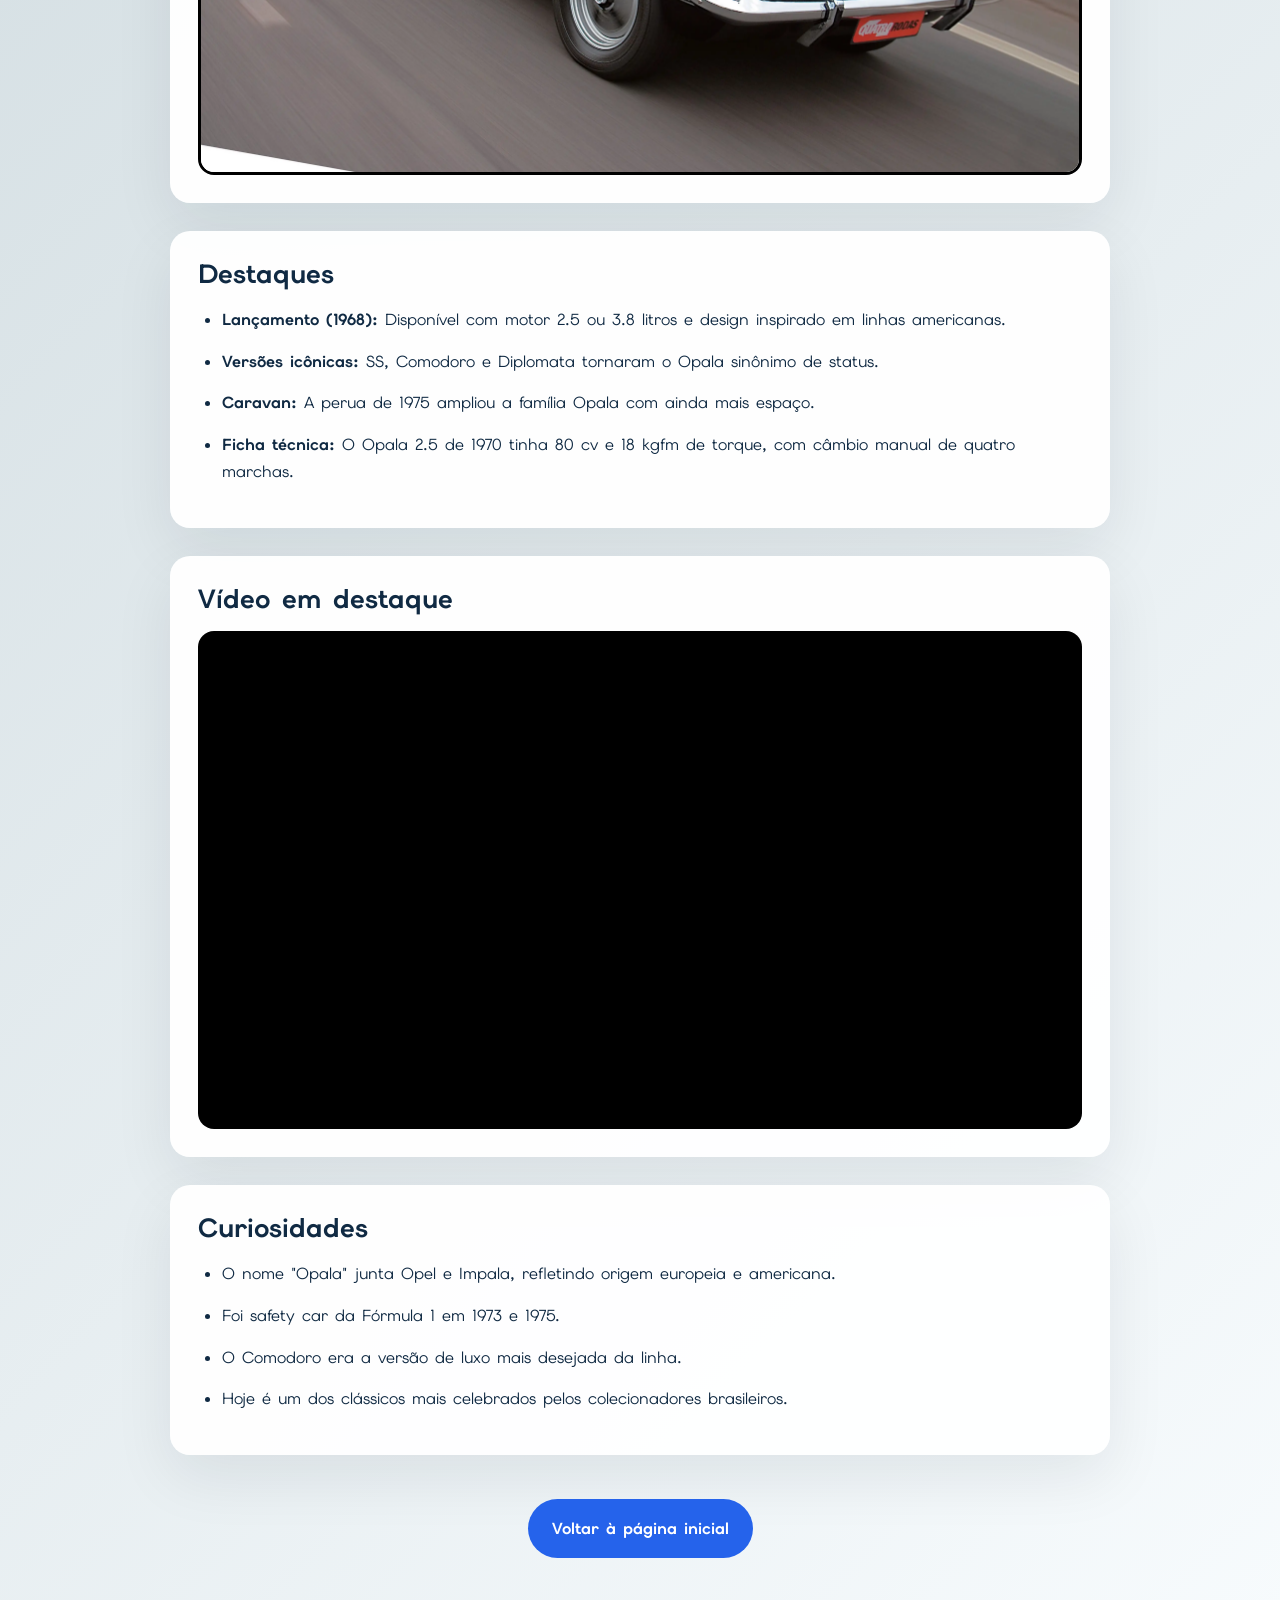
<file: opala.html>
﻿<!DOCTYPE html>
<html lang="pt-BR">
<head>
    <meta charset="UTF-8">
    <meta name="viewport" content="width=device-width, initial-scale=1.0">
    <meta name="description" content="Chevrolet Opala: história, imagens e vídeo do clássico brasileiro." />
    <title>Chevrolet Opala | Relíquia sobre Rodas</title>
    <link rel="preconnect" href="https://fonts.googleapis.com">
    <link rel="preconnect" href="https://fonts.gstatic.com" crossorigin>
    <link href="https://fonts.googleapis.com/css2?family=Castoro:ital@0;1&family=Elms+Sans:ital,wght@0,100..900;1,100..900&family=Nunito:ital,wght@0,200..1000;1,200..1000&family=Special+Elite&display=swap" rel="stylesheet">
    <link rel="stylesheet" href="./css/base.css">
    <link rel="stylesheet" href="./css/car.css">
</head>
<body class="car-page page-opala">
    <header class="page-header">
        <div class="hero">
            <span class="tag">Clássico brasileiro</span>
            <h1>Chevrolet Opala</h1>
            <p>O primeiro grande sedã da General Motors no Brasil, consagrado por luxo, desempenho e versões lendárias.</p>
        </div>
    </header>

    <main class="content">
        <section class="car-intro">
            <p>Lançado em 1968, o Opala uniu estilo americano e mecânica europeia para se tornar um dos carros mais icônicos da história automotiva brasileira.</p>
        </section>

        <section class="car-gallery">
            <h2 class="section-title">Galeria</h2>
            <img src="./img/opalafoto.jpeg" alt="Chevrolet Opala clássico" loading="lazy">
            <img src="./img/opalafoto2.webp" alt="Chevrolet Opala em exposição" loading="lazy">
        </section>

        <section class="car-highlights">
            <h2 class="section-title">Destaques</h2>
            <ul>
                <li><strong>Lançamento (1968):</strong> Disponível com motor 2.5 ou 3.8 litros e design inspirado em linhas americanas.</li>
                <li><strong>Versões icônicas:</strong> SS, Comodoro e Diplomata tornaram o Opala sinônimo de status.</li>
                <li><strong>Caravan:</strong> A perua de 1975 ampliou a família Opala com ainda mais espaço.</li>
                <li><strong>Ficha técnica:</strong> O Opala 2.5 de 1970 tinha 80 cv e 18 kgfm de torque, com câmbio manual de quatro marchas.</li>
            </ul>
        </section>

        <section class="car-video">
            <h2 class="section-title">Vídeo em destaque</h2>
            <div class="video-wrapper">
                <iframe src="https://www.youtube.com/embed/RImCNDK-dhM?si=z8gGw9HyntwIwIiG" title="Vídeo do Chevrolet Opala" frameborder="0" allow="accelerometer; autoplay; clipboard-write; encrypted-media; gyroscope; picture-in-picture; web-share" referrerpolicy="strict-origin-when-cross-origin" allowfullscreen loading="lazy"></iframe>
            </div>
        </section>

        <section class="car-facts">
            <h2 class="section-title">Curiosidades</h2>
            <ul>
                <li>O nome "Opala" junta Opel e Impala, refletindo origem europeia e americana.</li>
                <li>Foi safety car da Fórmula 1 em 1973 e 1975.</li>
                <li>O Comodoro era a versão de luxo mais desejada da linha.</li>
                <li>Hoje é um dos clássicos mais celebrados pelos colecionadores brasileiros.</li>
            </ul>
        </section>

        <div class="actions">
            <a class="button-link" href="index.html">Voltar à página inicial</a>
        </div>
    </main>
</body>
</html>
</file>
<file: css/base.css>
﻿@import url('https://fonts.googleapis.com/css2?family=Castoro:ital@0;1&family=Elms+Sans:ital,wght@0,100..900;1,100..900&family=Nunito:ital,wght@0,200..1000;1,200..1000&family=Special+Elite&display=swap');

:root {
    color-scheme: light;
}

*,
*::before,
*::after {
    box-sizing: border-box;
}

html {
    scroll-behavior: smooth;
}

body {
    margin: 0;
    min-height: 100vh;
    line-height: 1.7;
    font-family: "Elms Sans", system-ui, -apple-system, BlinkMacSystemFont, "Segoe UI", sans-serif;
    font-weight: 400;
    font-style: normal;
}

.special-elite-regular,
.special-elite-regular * {
    font-family: "Elms Sans", system-ui, -apple-system, BlinkMacSystemFont, "Segoe UI", sans-serif !important;
    font-weight: 400 !important;
    font-style: normal !important;
}

.eyebrow {
    display: inline-block;
    margin-bottom: 1rem;
    padding: 0.55rem 1rem;
    border-radius: 999px;
    background: rgba(83, 83, 83, 0.12);
    text-transform: uppercase;
    letter-spacing: 0.16em;
    font-size: 0.78rem;
}

img,
iframe {
    width: 100%;
    display: flex;
    border: 0;
    lighting-color: white;
}

a {
    color: inherit;
}

.car-card {
    border-radius: 1rem;
    background: rgba(255, 255, 255, 0.96);
    box-shadow: 0 22px 60px rgba(15, 23, 42, 0.08);
    padding: 1.5rem;
    display: flex;
    flex-direction: column;
    gap: 2rem;
}

.button-link {
    display: flex;
    align-items: center;
    justify-content: center;
    margin: 2rem auto 0 auto;
    align-self: center;
    padding: 1rem 0.8rem;
    text-decoration: none;
    border-radius: 50px;
    font-weight: 700;
    transition: transform 0.2s ease, box-shadow 0.2s ease, background-color 0.2s ease;
}

p {
    text-align: justify;
}

.button-link:hover,
.button-link:focus-visible {
    transform: translateY(-2px);
}

.descricao { 
    align-self: center; 
    padding: 0.55rem 1rem;
    font-size: 20px;
    border-radius: 999px;
}
</file>
<file: css/style.css>
@import url('https://fonts.googleapis.com/css2?family=Castoro:ital@0;1&family=Elms+Sans:ital,wght@0,100..900;1,100..900&family=Nunito:ital,wght@0,200..1000;1,200..1000&family=Special+Elite&display=swap');

:root {
    --bg: #eff3f9;
    --surface: #ffffff;
    --surface-strong: #f8fbff;
    --text: #142536;
    --text-muted: #475569;
    --primary: #2563eb;
    --primary-dark: #1d4ed8;
    --shadow: 0 18px 50px rgba(15, 23, 42, 0.08);
    color: var(--text);
    background: var(--bg);
    font-family: "Elms Sans", system-ui, -apple-system, BlinkMacSystemFont, "Segoe UI", sans-serif;
    font-weight: 400;
    font-style: normal;
}

body {
    background: radial-gradient(circle at top, #e2f0ff 0%, var(--bg) 60%);
    color: var(--text);
}

.page-header {
    background: linear-gradient(135deg, #1f2937 0%, #4b5563 100%);
    color: white;
    padding: 3.2rem 1.25rem 3rem;
    text-align: center;
}

.eyebrow {
    display: inline-block;
    margin-bottom: 1rem;
    padding: 0.55rem 1rem;
    border-radius: 999px;
    background: rgba(255, 255, 255, 0.12);
    text-transform: uppercase;
    letter-spacing: 0.16em;
    font-size: 0.78rem;
}

.hero h1 {
    margin: 0;
    font-size: clamp(2.8rem, 5vw, 4.5rem);
    line-height: 1.02;
}

.hero p {
    margin: 1rem auto 0;
    max-width: 42rem;
    font-size: 1.05rem;
    color: rgba(255, 255, 255, 0.9);
}

.content-layout {
    padding: 2rem 1.25rem 3rem;
    max-width: 1100px;
    margin: 0 auto;
}

.intro,
.cars-section,
.page-footer {
    background: var(--surface);
    border-radius: 1.2rem;
    box-shadow: var(--shadow);
}

.intro {
    padding: 2rem;
    margin-bottom: 2rem;
}


.intro h2,
.section-header h2 {
    margin-top: 0;
    font-size: 1.8rem;
}

.intro p,
.section-header p {
    color: var(--text-muted);
    margin-top: 1rem;
    max-width: auto;
}

.cars-section {
    padding: 2rem;
}

.section-header {
    display: grid;
    gap: 0.75rem;
    margin-bottom: 1.75rem;
}

.cars-section .section-header h2 {
    font-family: "Elms Sans", system-ui, -apple-system, BlinkMacSystemFont, "Segoe UI", sans-serif;
    letter-spacing: 0.02em;
}

.cars-grid {
    display: grid;
    gap: 1.75rem;
}

.car-card {
    background: var(--surface-strong);
    border-radius: 1.2rem;
    overflow: hidden;
    box-shadow: var(--shadow);
    display: grid;
    grid-template-rows: auto 1fr;
    transition: transform 0.25s ease, box-shadow 0.25s ease;
}

.car-card:hover,
.car-card:focus-within {
    transform: translateY(-3px);
    box-shadow: 0 24px 70px rgba(15, 23, 42, 0.14);
}

.car-card figure {
    margin: 0;
    min-height: 240px;
    position: relative;
    overflow: hidden;
}

.car-card figure::before {
    content: "";
    position: absolute;
    inset: 0;
    background: linear-gradient(180deg, transparent 60%, rgba(0, 0, 0, 0.14));
    pointer-events: none;
}

.car-card iframe {
    width: 100%;
    height: 100%;
    min-height: 260px;
    background: #e5e7eb;
}

.car-card figcaption {
    padding: 1.25rem 1.5rem;
    font-weight: 800;
    font-size: 1.1rem;
}

.button-link {
    margin: 0 1.5rem 1.5rem;
    background: var(--primary);
    color: white;
}

.button-link:hover,
.button-link:focus-visible {
    background: var(--primary-dark);
    box-shadow: 0 16px 30px rgba(37, 99, 235, 0.22);
}

.page-footer {
    margin-top: 2rem;
    padding: 1.75rem 2rem;
    color: var(--text-muted);
    text-align: center;
}

#intro-title {
    display: flex;
    width: fit-content;
    padding: 0.55rem 1rem;
    border-radius: 999px;
    background: rgba(14, 13, 13, 0.18);
    font-size: 2rem;
    letter-spacing: 0.12em;
    font-weight: bold;
    align-items: center;
    justify-content: center;
    margin: 0 auto 1rem auto;
}

#cars-title {
    display: inline-flex;
    padding: 0.55rem 1rem;
    border-radius: 999px;
    background: rgba(14, 13, 13, 0.18);
    color: inherit;
    font-size: 2rem;
    letter-spacing: 0.12em;
    margin-bottom: 1rem;
    font-weight: bold;
    align-items: center;
    justify-content: center;
    margin-left: auto;
    margin-right: auto;
}

@media (max-width: 840px) {
    .content-layout {
        padding: 1.5rem 1rem 2.5rem;
    }

    .cars-section,
    .page-footer {
        padding: 1.5rem;
    }

    .car-card figcaption {
        padding: 1rem 1.2rem;
    }

    .button-link {
        width: calc(100% - 2.4rem);
        margin: 0 1.2rem 1.25rem;
    }
}

@media (max-width: 560px) {
    .page-header {
        padding: 2rem 1rem 2.5rem;
    }

    .hero h1 {
        font-size: clamp(2rem, 10vw, 3rem);
    }

    .cars-section,
    .page-footer {
        border-radius: 1rem;
    }
}
</file>
<file: css/car.css>
:root {
    color: #102a43;
    background: #f4f6f8;
    line-height: 1.7;
    --surface: rgba(255, 255, 255, 0.96);
    --surface-strong: rgba(255, 255, 255, 0.92);
    --shadow: 0 22px 60px rgba(15, 23, 42, 0.08);
    --button-bg: #2563eb;
    --button-hover: #1d4ed8;
    font-family: "Elms Sans", system-ui, -apple-system, BlinkMacSystemFont, "Segoe UI", sans-serif;
    font-weight: 400;
    font-style: normal;
}

body {
    background: radial-gradient(circle at top, #eaf3ff 0%, #f4f6f8 58%, #f4f6f8 100%);
}

img {
    border-radius: 1rem;
    border: solid black;
}

body.page-opala {
    background: linear-gradient(135deg, #c6d3d8 0%, #f7fbfd 100%);
    .page-header {
    background: linear-gradient(135deg, #9ca8b9 0%, #b2bbc7 100%);
    padding: 2.8rem 1.25rem 2.5rem;
    text-align: center;
    color: inherit;
}
}

body.page-mustang {
    background: linear-gradient(135deg, #3c4b69 0%, #9ca1b4 100%);
    .page-header {
    background: linear-gradient(135deg, #1f2937 0%, #8494aa 100%);
    padding: 2.8rem 1.25rem 2.5rem;
    text-align: center;
    color: inherit;
}
}

body.page-brasilia {
    background: linear-gradient(135deg, #192638 0%, #54607f 100%);
    .page-header {
    background: linear-gradient(135deg, #111c2b 0%, #212831 100%);
    padding: 2.8rem 1.25rem 2.5rem;
    text-align: center;
    color: inherit;
}
}

body.page-camaro {
    background: linear-gradient(135deg, #131b2c 0%, #394658 100%);
    .page-header {
    background: linear-gradient(135deg, #1e324e 0%, #3a4657 100%);
    padding: 2.8rem 1.25rem 2.5rem;
    text-align: center;
    color: inherit;
}
    color: #f8fafc;
}

body.page-fordescort {
    background: linear-gradient(135deg, #2f3b56 0%, #6b7280 100%);
.page-header {
    background: linear-gradient(135deg, #1e2d3f 0%, #373d46 100%);
    padding: 2.8rem 1.25rem 2.5rem;
    text-align: center;
    color: inherit;
}
}


.hero {
    max-width: 44rem;
    margin: 0 auto;
}

.tag {
    display: inline-flex;
    padding: 0.55rem 1rem;
    border-radius: 999px;
    background: rgba(255, 255, 255, 0.18);
    color: inherit;
    font-size: 0.92rem;
    letter-spacing: 0.12em;
    margin-bottom: 1rem;
}

.hero h1 {
    margin: 0;
    font-size: clamp(2.4rem, 5vw, 4rem);
    line-height: 1.02;
    color: rgb(243, 243, 243);
}

.hero p {
    margin: 1rem auto 0;
    max-width: 38rem;
    font-size: 1.05rem;
    color: rgba(211, 211, 211, 0.94);
}

.content {
    width: min(100%, 980px);
    margin: 0 auto;
    padding: 2rem 1.25rem 4rem;
}

.content section {
    background: var(--surface);
    border-radius: 1.25rem;
    padding: 1.75rem;
    margin-bottom: 1.75rem;
    box-shadow: var(--shadow);
}

body.page-camaro .content section {
    background: rgba(15, 23, 42, 0.88);
}

.section-title {
    margin: 0 0 1rem;
    font-size: 1.65rem;
    line-height: 1.2;
}

.car-gallery {
    display: grid;
    gap: 1rem;
}

.car-gallery img {
    object-fit: cover;
    min-height: 180px;
}

ul {
    margin: 0;
    padding-left: 1.5rem;
}

li {
    margin-bottom: 0.9rem;
}

.video-wrapper {
    position: relative;
    padding-top: 56.25%;
    border-radius: 1rem;
    overflow: hidden;
    background: #000;
}

.video-wrapper iframe {
    position: absolute;
    inset: 0;
    width: 100%;
    height: 100%;
}

.actions {
    text-align: center;
}

.button-link {
    display: inline-flex;
    align-items: center;
    justify-content: center;
    padding: 1rem 1.5rem;
    margin-top: 1rem;
    background: var(--button-bg);
    color: #ffffff;
    text-decoration: none;
    border-radius: 999px;
    font-weight: 700;
    transition: transform 0.2s ease, box-shadow 0.2s ease, background-color 0.2s ease;
}

.button-link:hover,
.button-link:focus-visible {
    background: var(--button-hover);
    transform: translateY(-2px);
    box-shadow: 0 18px 38px rgba(37, 99, 235, 0.24);
}

@media (max-width: 720px) {
    .page-header {
        padding: 2rem 1rem 2.2rem;
    }

    .content {
        padding: 1.5rem 1rem 3rem;
    }
}
</file>
